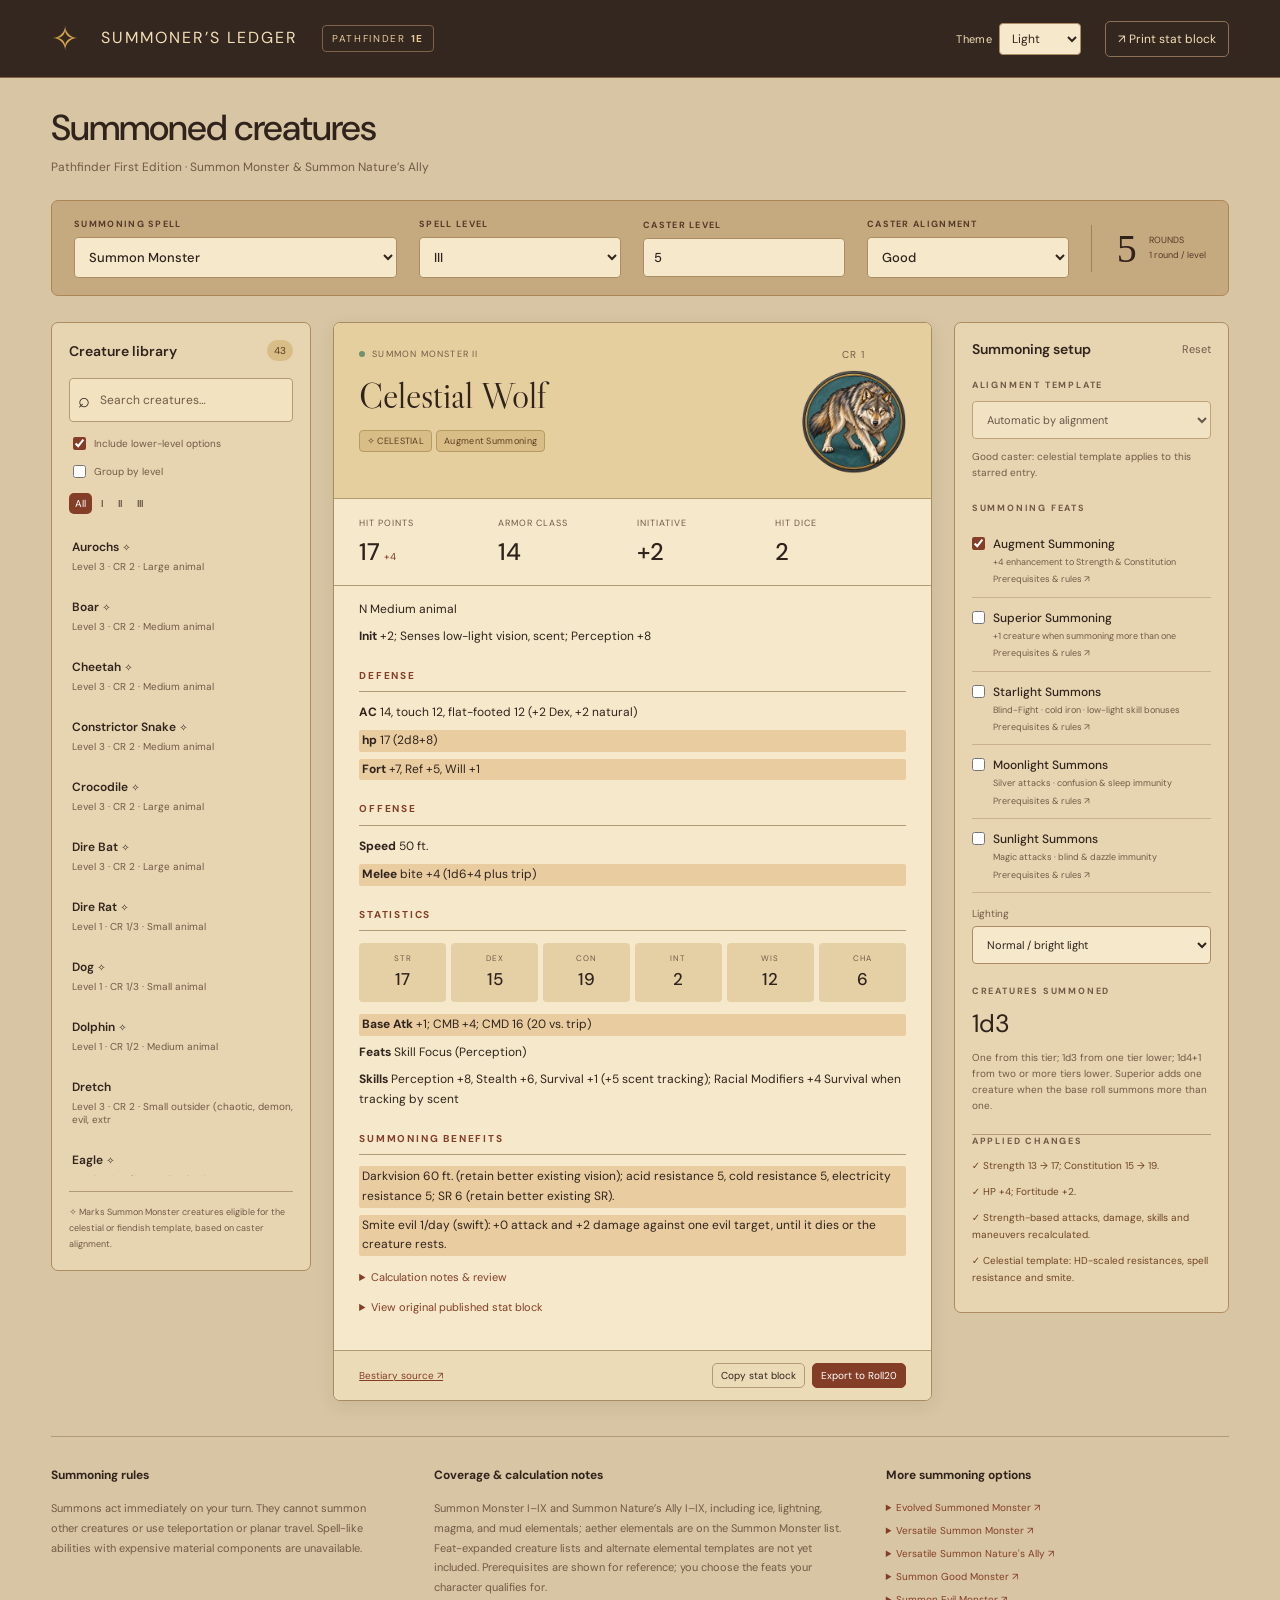
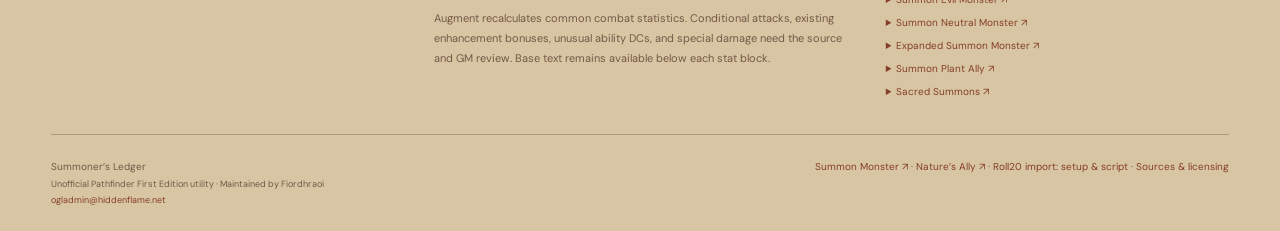
<file: index.html>
<!doctype html><html lang="en"><head><meta charset="UTF-8"><meta name="viewport" content="width=device-width,initial-scale=1"><title>Summoner’s Ledger · PF1E</title><script src="theme.js"></script><link rel="stylesheet" href="style.css"><link rel="stylesheet" href="theme.css"></head><body><header><a class="brand" href="#"><span class="sigil">✧</span> SUMMONER’S <b>LEDGER</b></a><span class="edition">PATHFINDER <b>1E</b></span><button onclick="window.print()">↗ Print stat block</button></header><main><div class="intro"><div><h1>Summoned creatures</h1><p>Pathfinder First Edition · Summon Monster &amp; Summon Nature’s Ally</p></div></div><section class="spellbar"><label>SUMMONING SPELL<select id="family"><option value="monster">Summon Monster</option><option value="nature">Summon Nature’s Ally</option></select></label><label>SPELL LEVEL<select id="level"></select></label><label>CASTER LEVEL<input id="caster" type="number" min="1" max="40" value="5"></label><label>CASTER ALIGNMENT<select id="alignment"><option value="good">Good</option><option value="neutral">Neutral</option><option value="evil">Evil</option></select></label><div class="duration"><span id="rounds">5</span><small>ROUNDS<br>1 round / level</small></div></section><div class="workspace"><aside class="library"><div class="paneltitle"><h2>Creature library</h2><span id="count"></span></div><div class="search"><span>⌕</span><input id="search" placeholder="Search creatures…" aria-label="Search creatures"></div><label class="inline"><input id="lower" type="checkbox" checked> Include lower-level options</label><label class="inline" title="Show level dividers when All is selected"><input id="groupByLevel" type="checkbox"> Group by level</label><div class="tiernav" id="tiernav"></div><div id="creatures"></div><div class="libraryfoot"><span aria-hidden="true">✧</span> Marks Summon Monster creatures eligible for the celestial or fiendish template, based on caster alignment.</div></aside><article class="statcard"><div id="sheet"></div></article><aside class="config"><div class="paneltitle"><h2>Summoning setup</h2><button id="reset">Reset</button></div><div class="sectionlabel">ALIGNMENT TEMPLATE</div><select id="template"><option value="auto">Automatic by alignment</option><option value="celestial">Celestial (neutral choice)</option><option value="fiendish">Fiendish (neutral choice)</option></select><p class="hint" id="templatehint"></p><div class="sectionlabel">SUMMONING FEATS</div><div id="feats"></div><label class="lighting">Lighting<select id="lighting"><option value="normal">Normal / bright light</option><option value="dim">Dim light / darkness</option></select></label><div class="sectionlabel">CREATURES SUMMONED</div><div class="quantity"><span id="quantity"></span></div><p class="hint">One from this tier; 1d3 from one tier lower; 1d4+1 from two or more tiers lower. Superior adds one creature when the base roll summons more than one.</p><div class="audit"><div class="sectionlabel">APPLIED CHANGES</div><div id="changes"></div></div></aside></div><section class="reference"><div><h3>Summoning rules</h3><p>Summons act immediately on your turn. They cannot summon other creatures or use teleportation or planar travel. Spell-like abilities with expensive material components are unavailable.</p></div><div><h3>Coverage & calculation notes</h3><p>Summon Monster I–IX and Summon Nature’s Ally I–IX, including ice, lightning, magma, and mud elementals; aether elementals are on the Summon Monster list. Feat-expanded creature lists and alternate elemental templates are not yet included. Prerequisites are shown for reference; you choose the feats your character qualifies for.</p><p>Augment recalculates common combat statistics. Conditional attacks, existing enhancement bonuses, unusual ability DCs, and special damage need the source and GM review. Base text remains available below each stat block.</p></div><div><h3>More summoning options</h3><div id="otherfeats"></div></div></section><footer><span>Summoner’s Ledger <small>Unofficial Pathfinder First Edition utility · Maintained by Fiordhraoi<br><a href="mailto:ogladmin@hiddenflame.net">ogladmin@hiddenflame.net</a></small></span><span><a href="https://pathfinder.d20srd.org/coreRulebook/spells/summonMonster.html" target="_blank" rel="noopener">Summon Monster ↗</a> · <a href="https://pathfinder.d20srd.org/coreRulebook/spells/summonNatureSAlly.html" target="_blank" rel="noopener">Nature’s Ally ↗</a> · <a href="roll20.html">Roll20 import: setup &amp; script</a> · <a href="license.html">Sources &amp; licensing</a></span></footer></main><script src="data.js"></script><script src="rules.js"></script><script src="license-info.js"></script><script src="roll20-format.js"></script><script src="tokens.js"></script><script src="app.js?v=2f382bdea8b6"></script><script src="roll20-ui.js"></script></body></html>
</file>
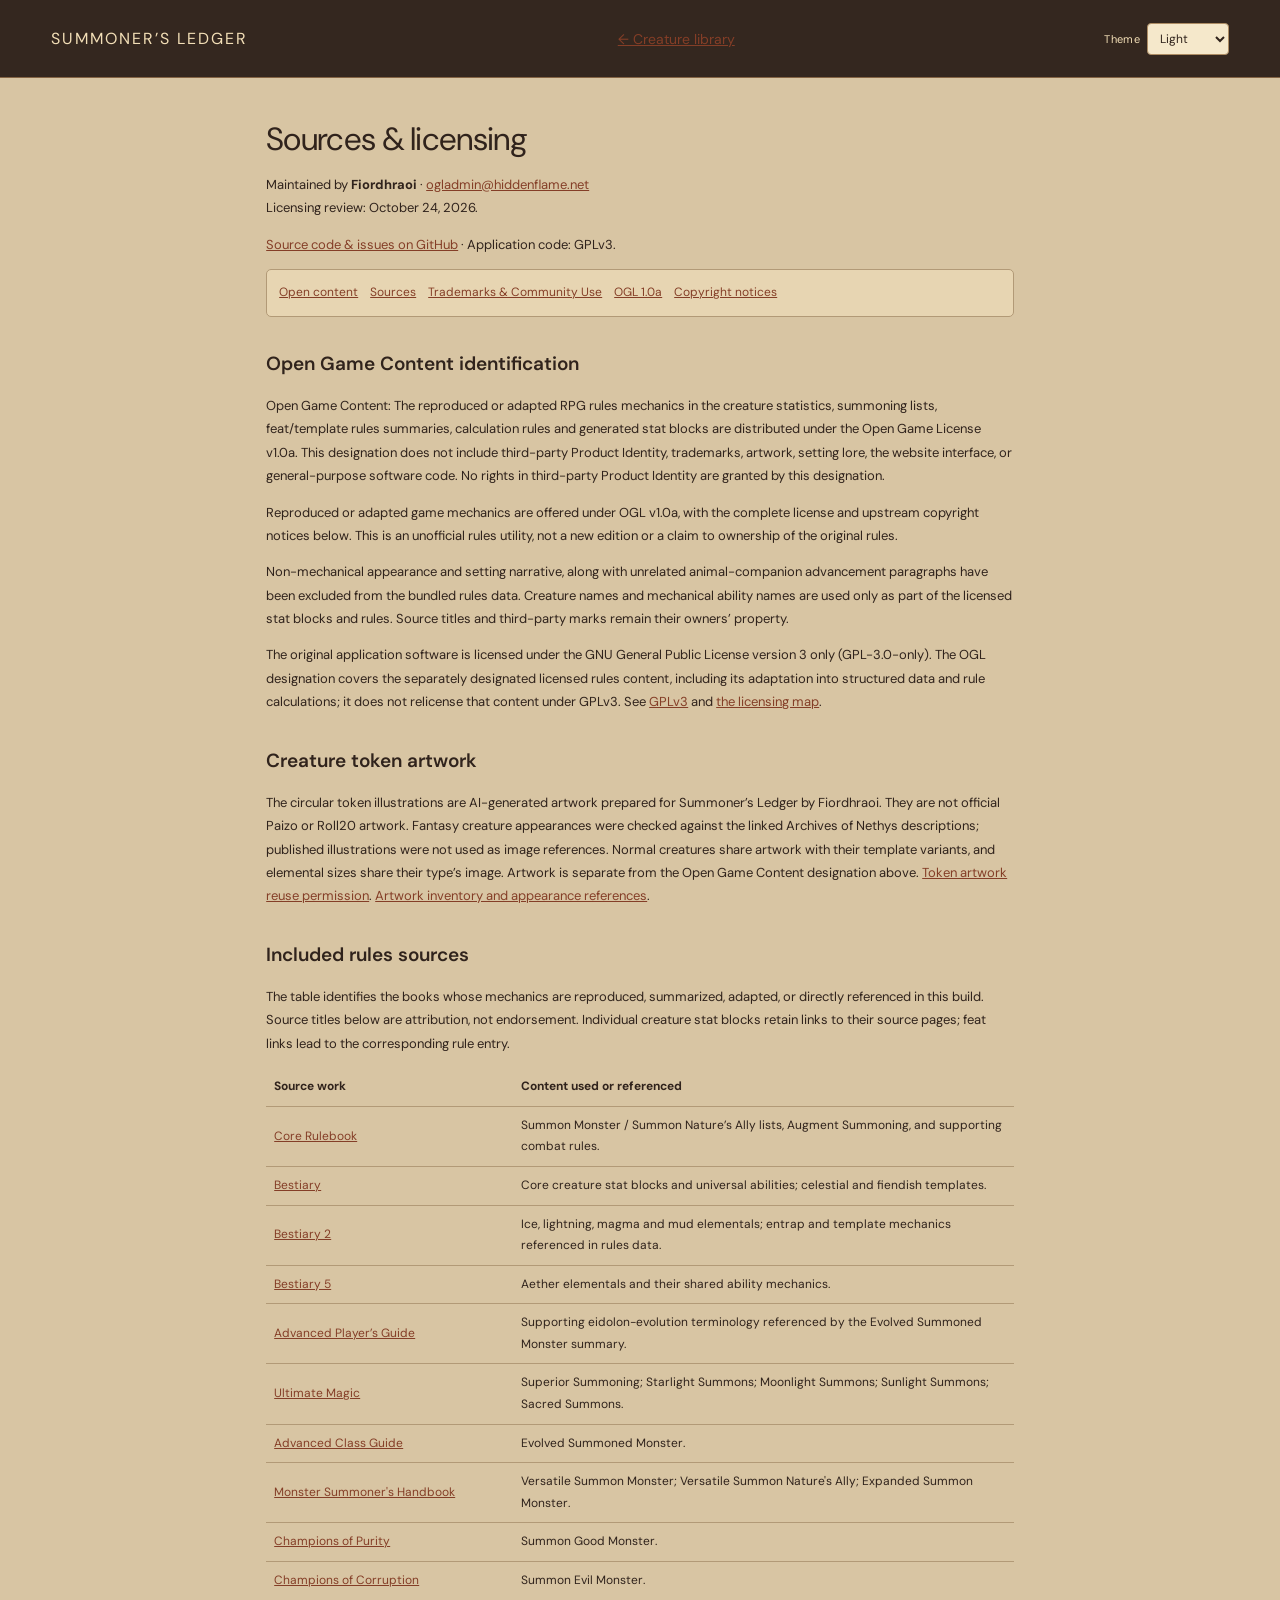
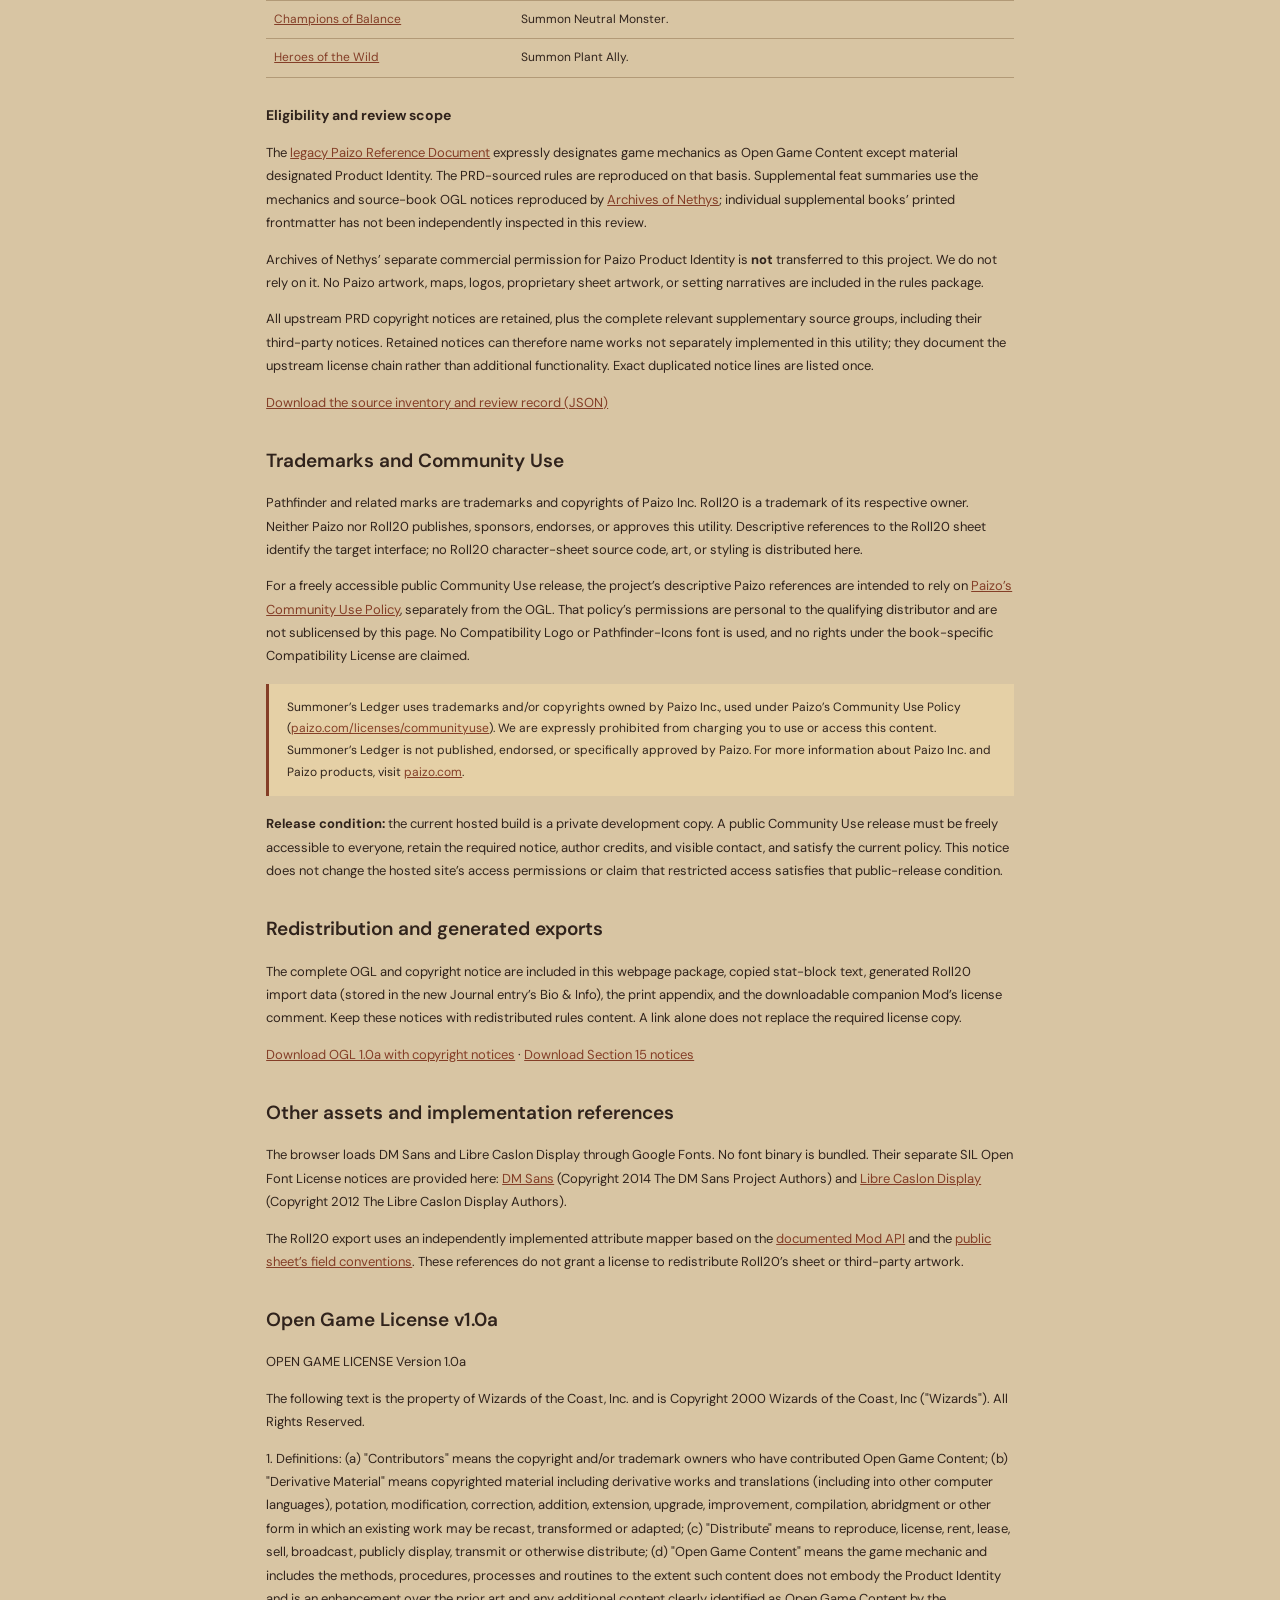
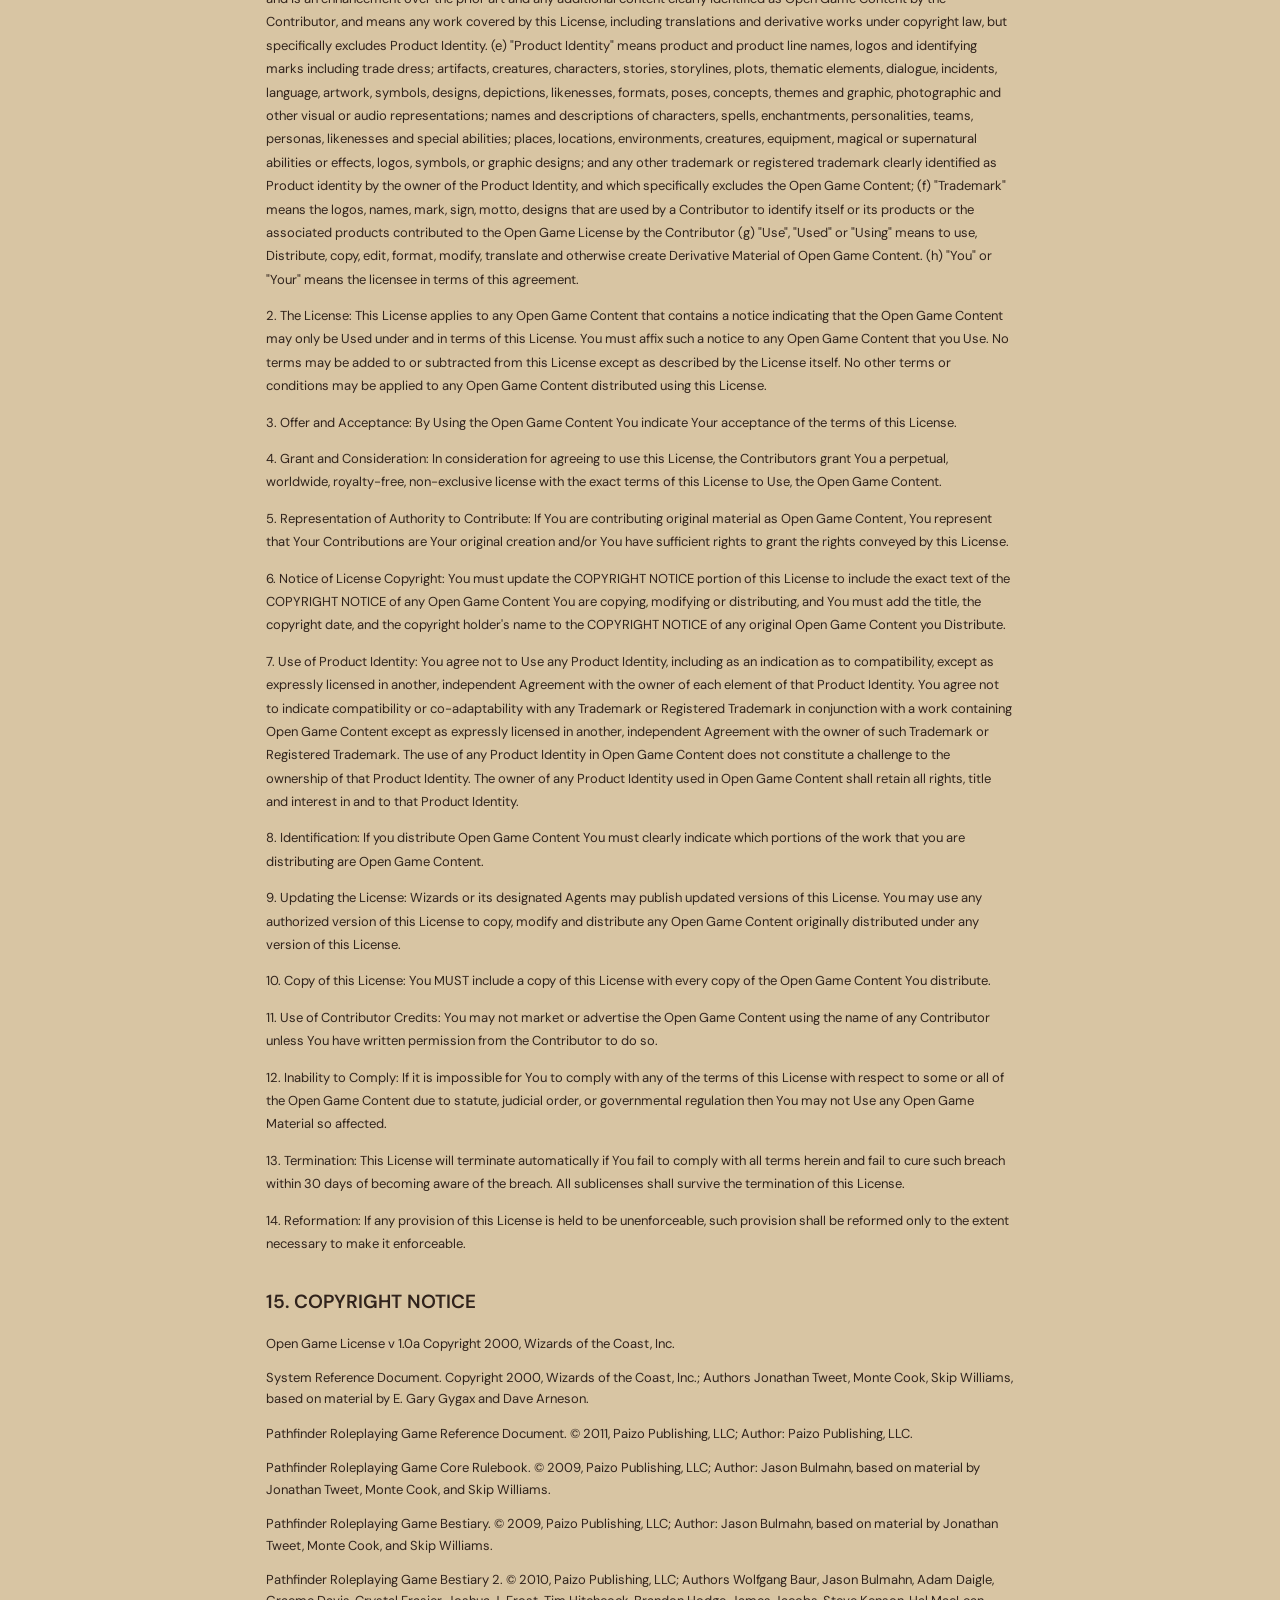
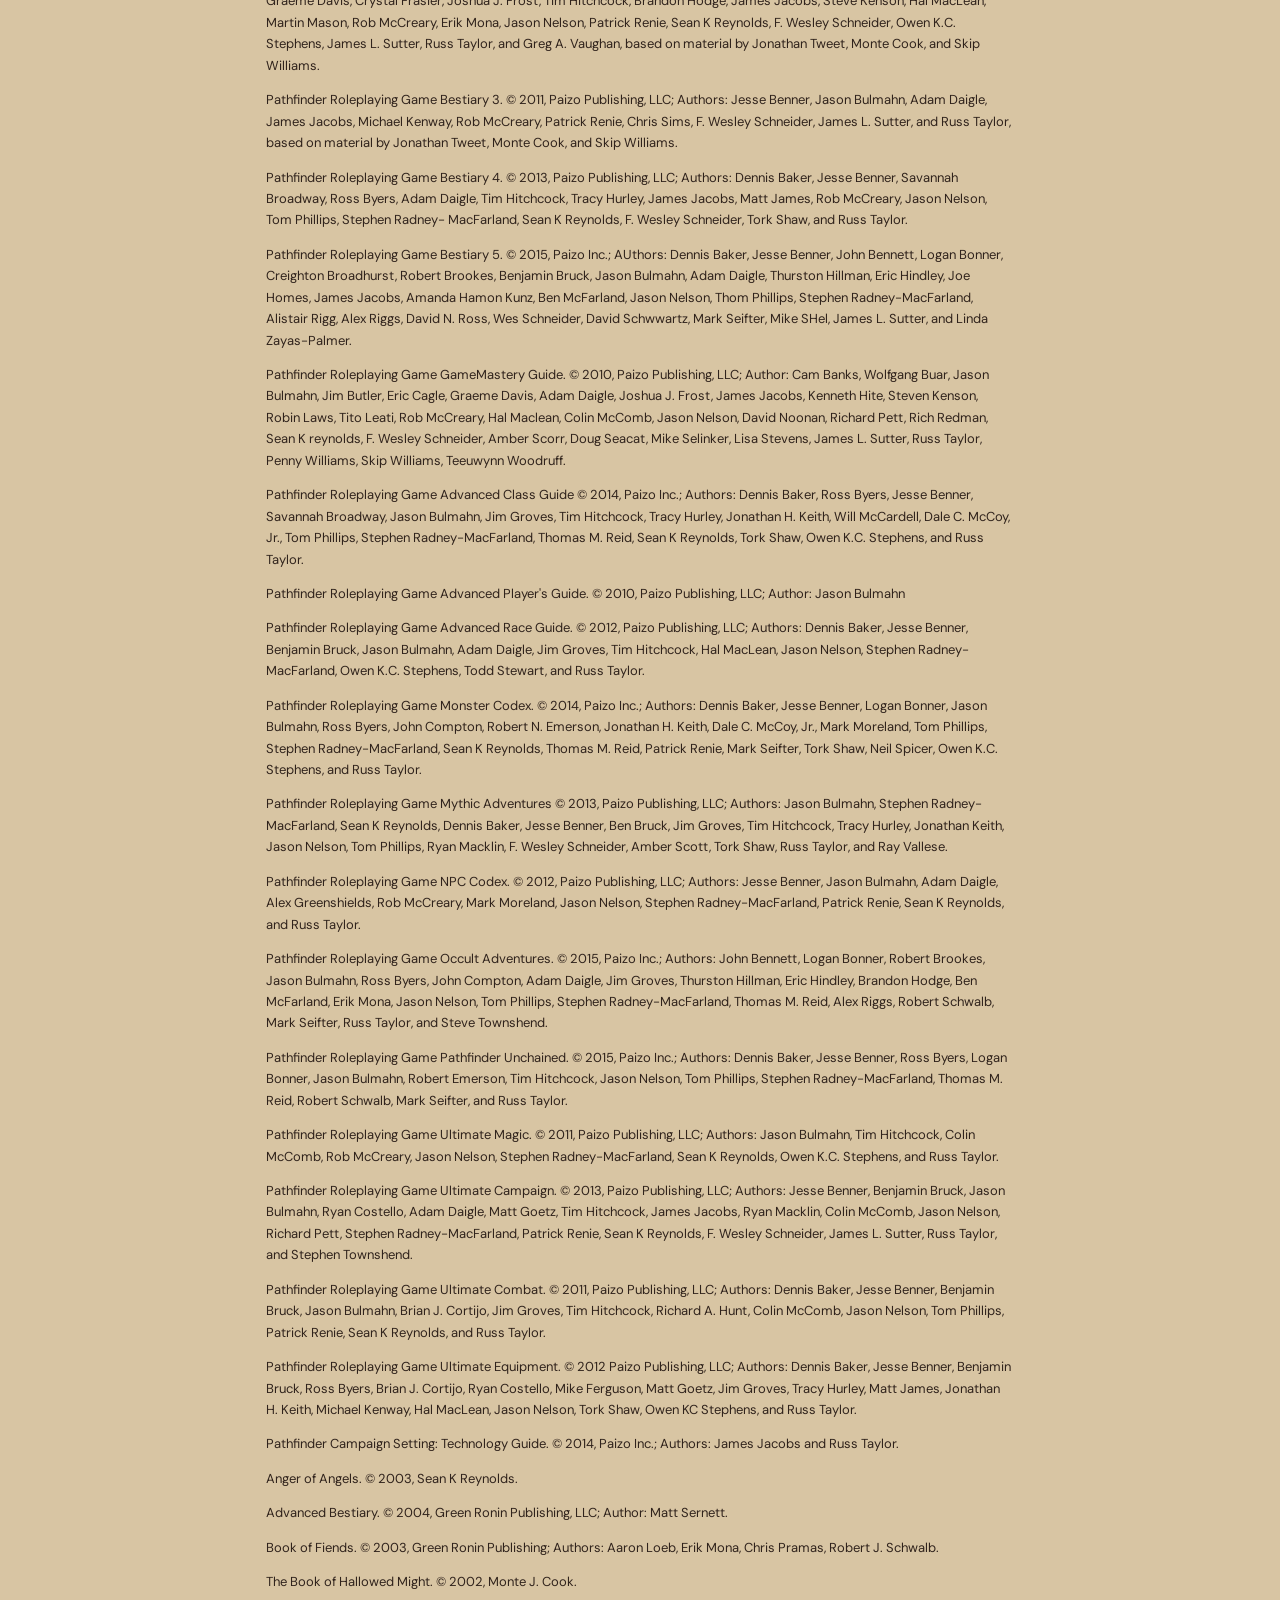
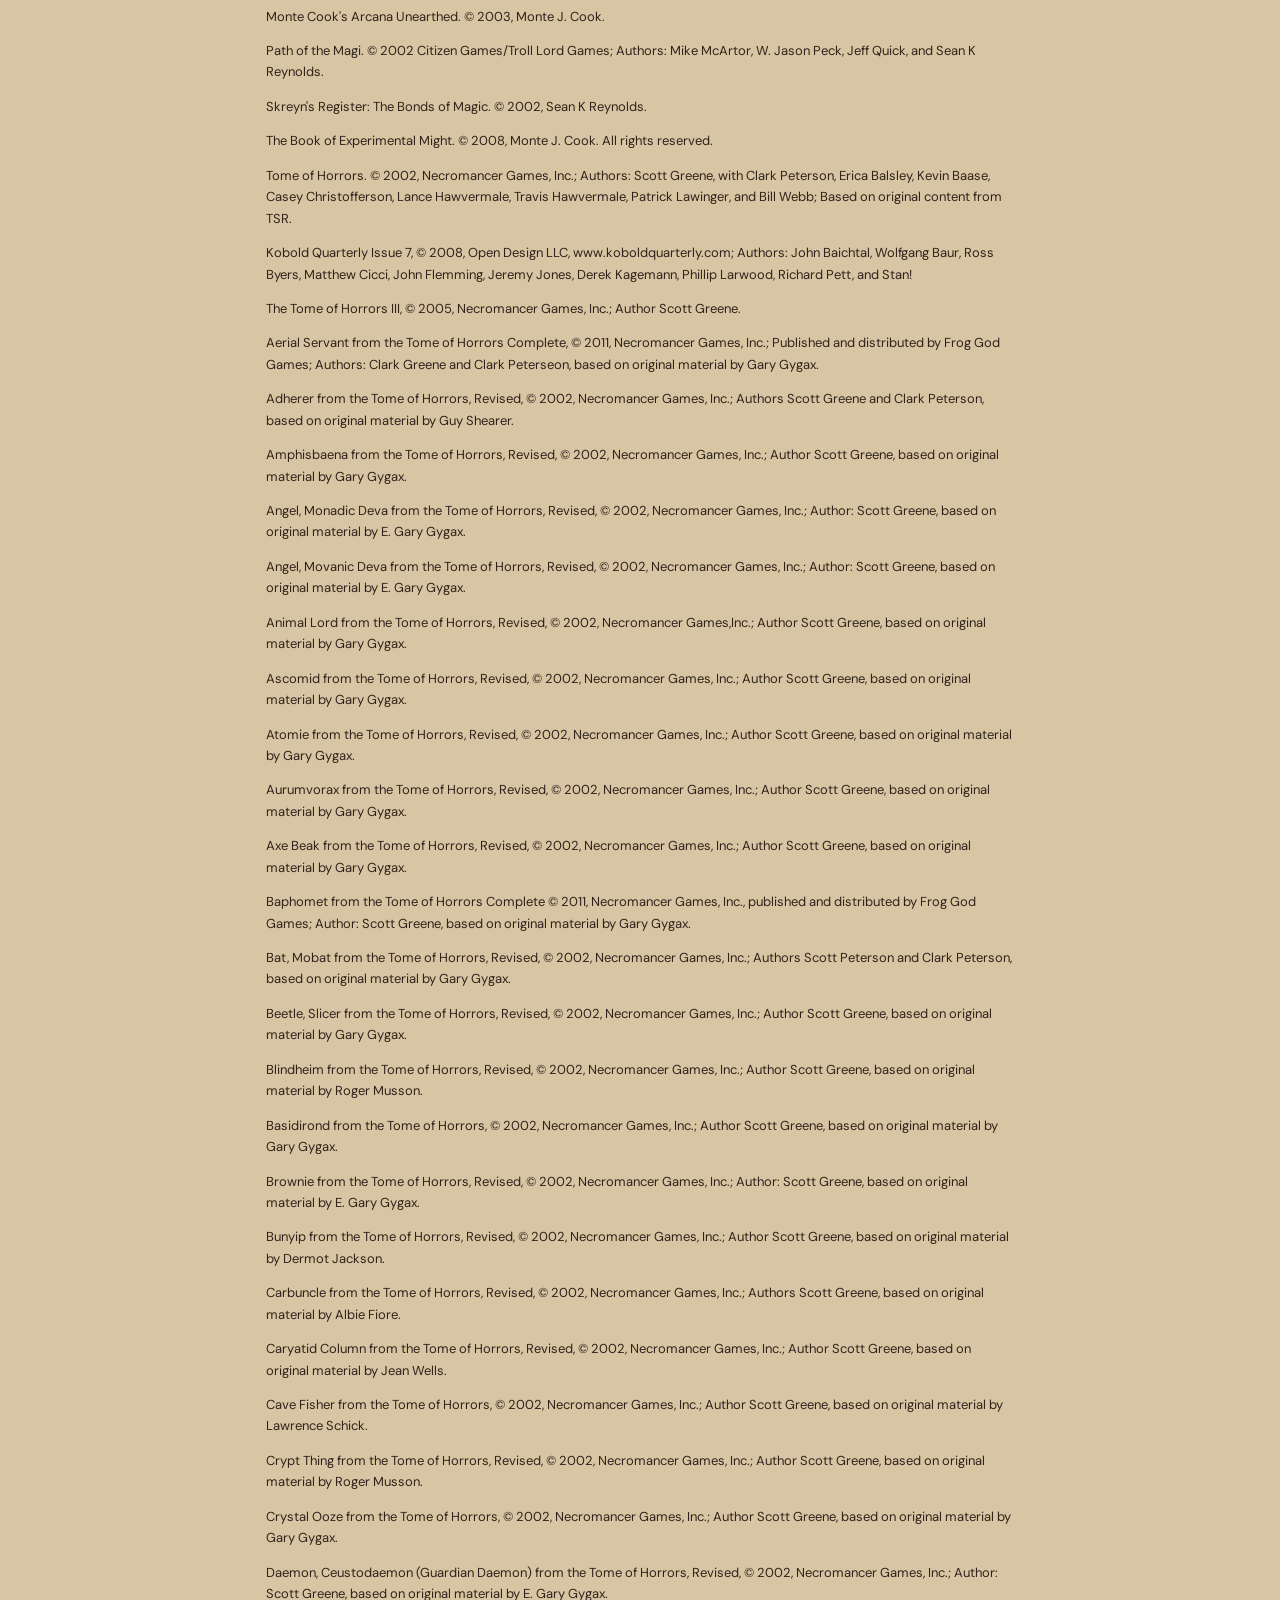
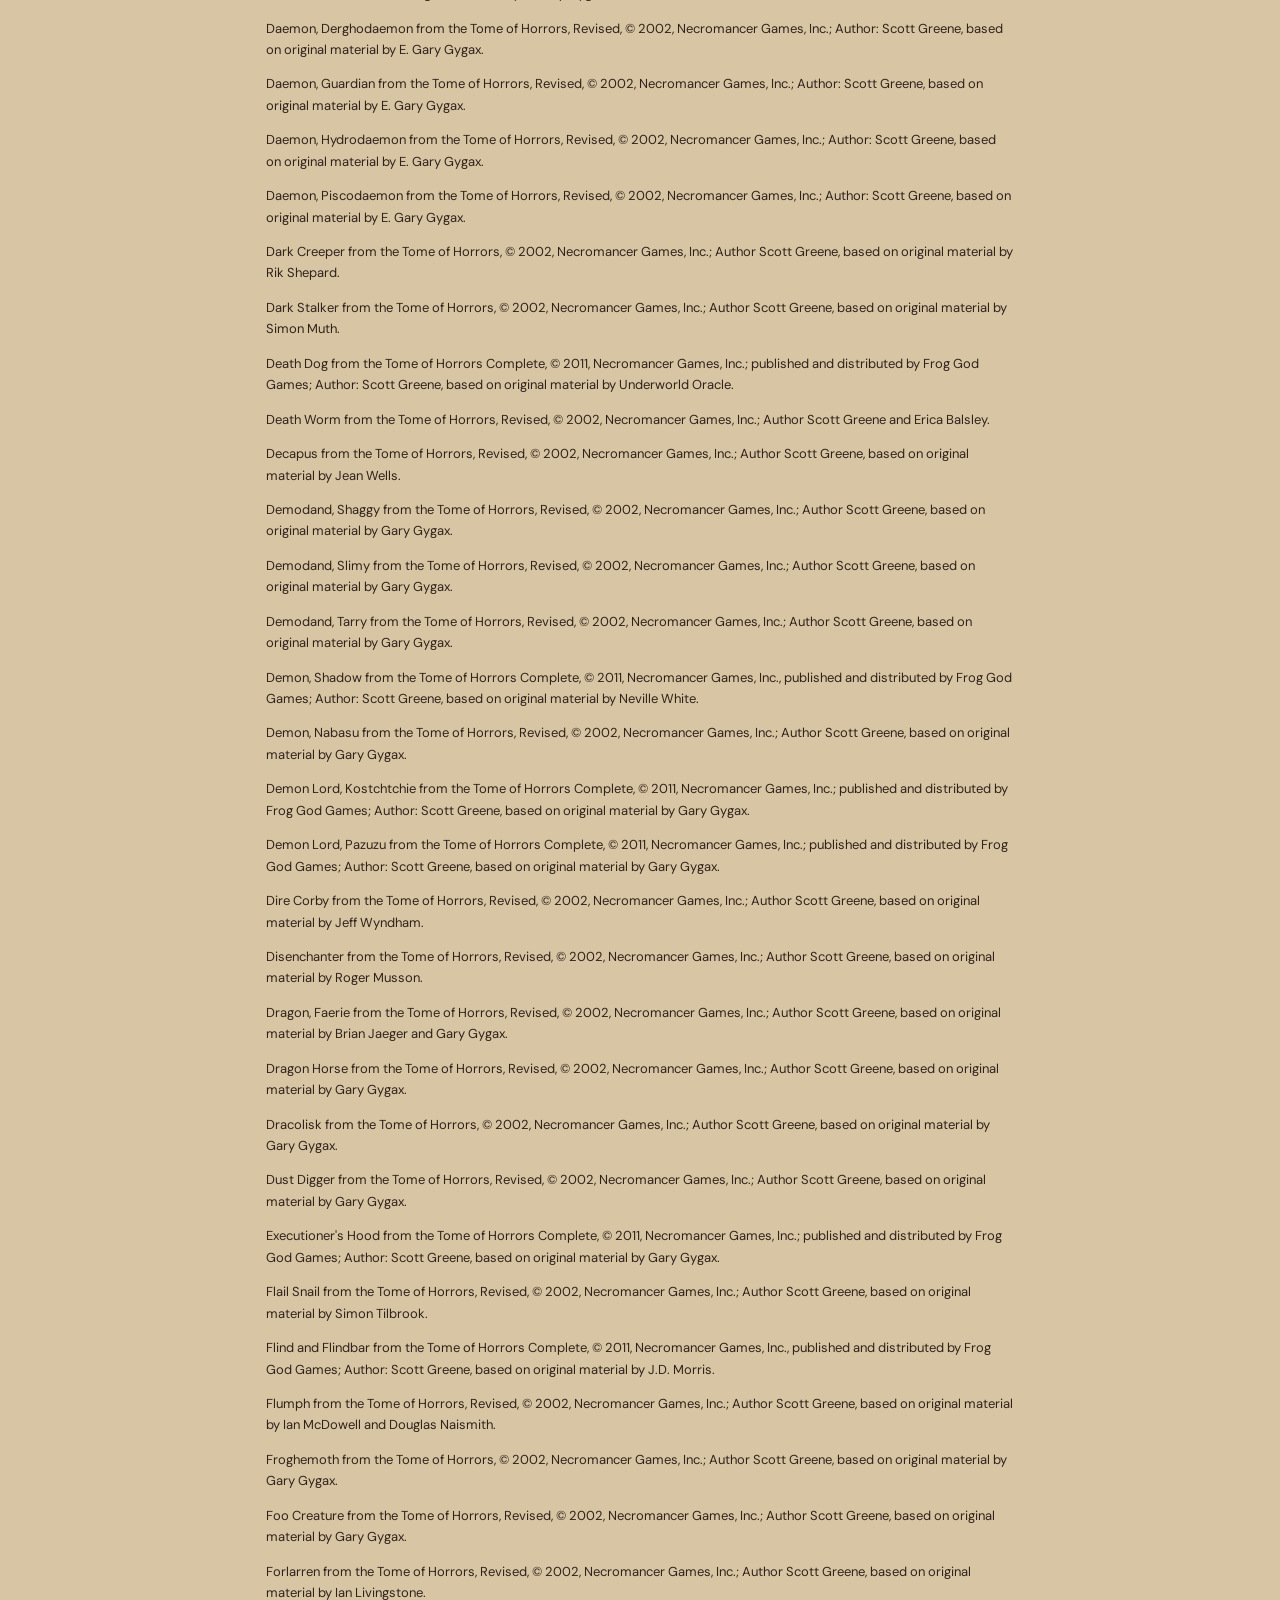
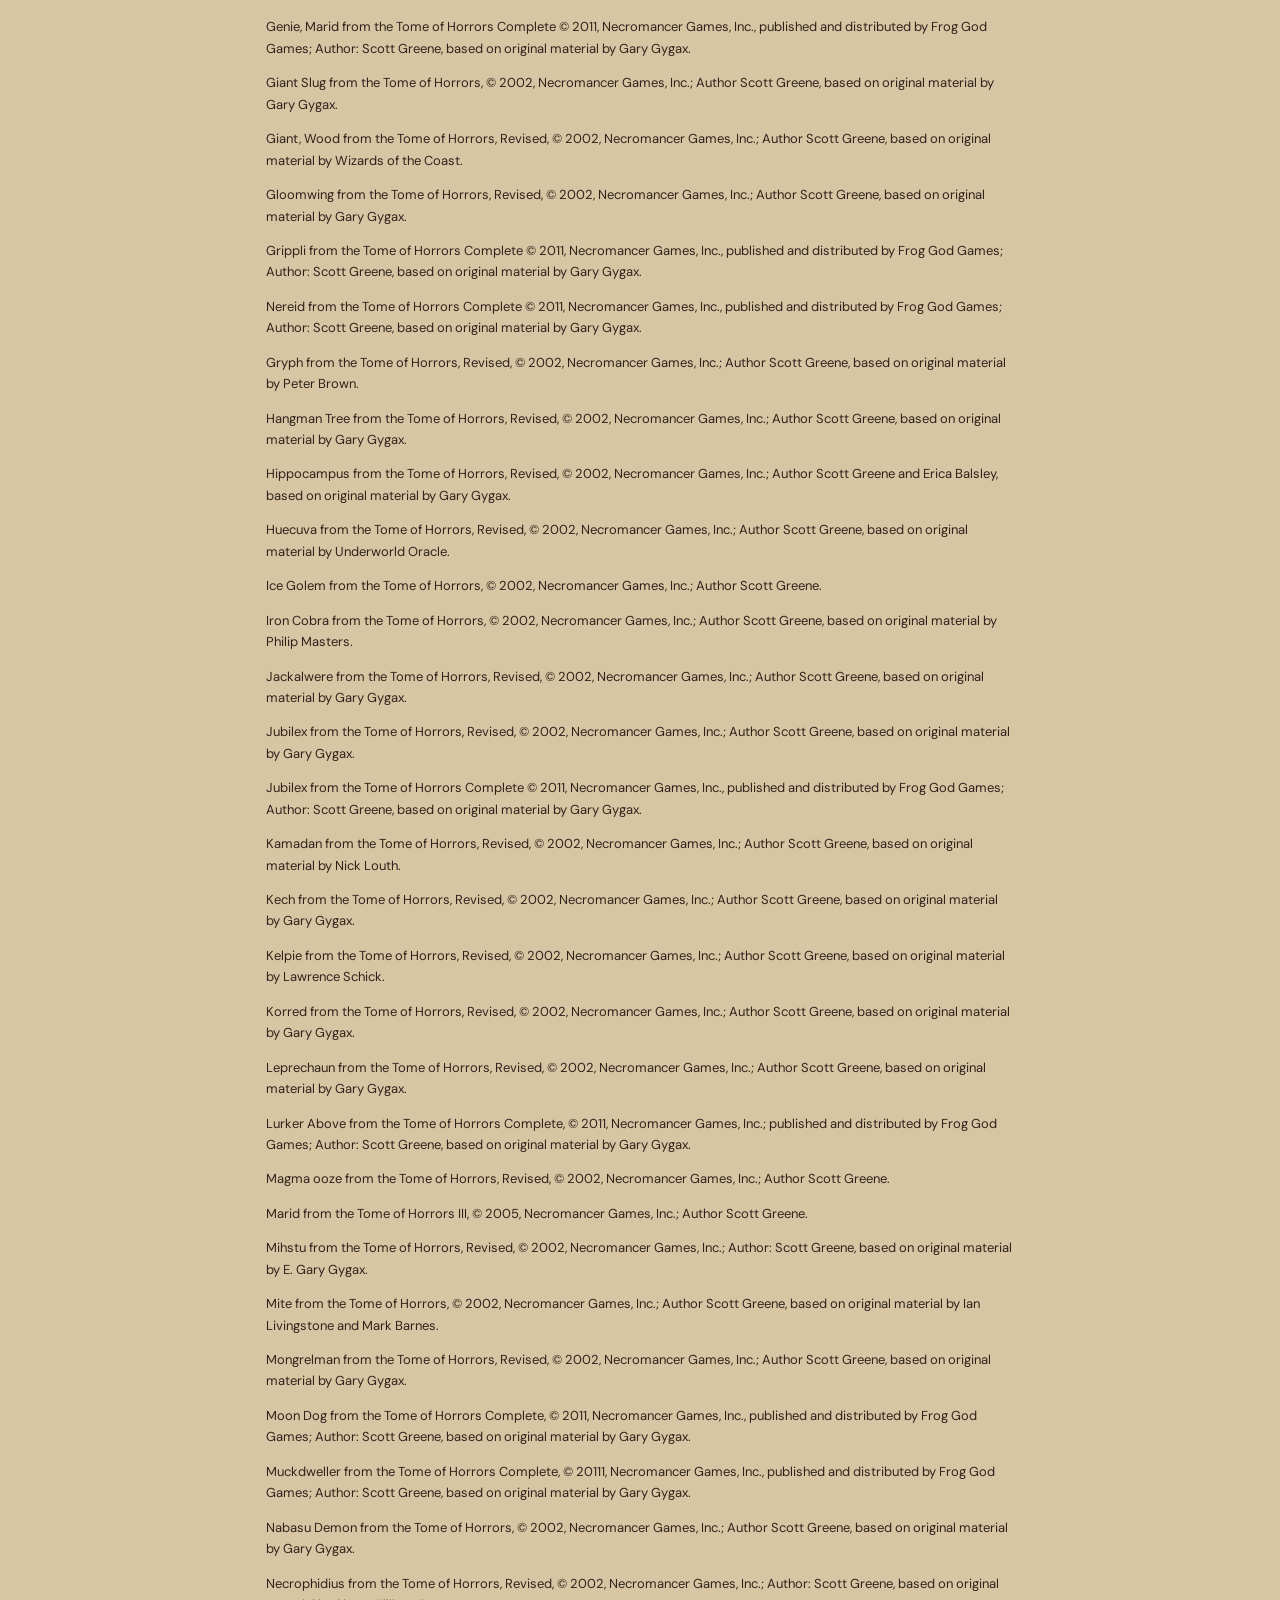
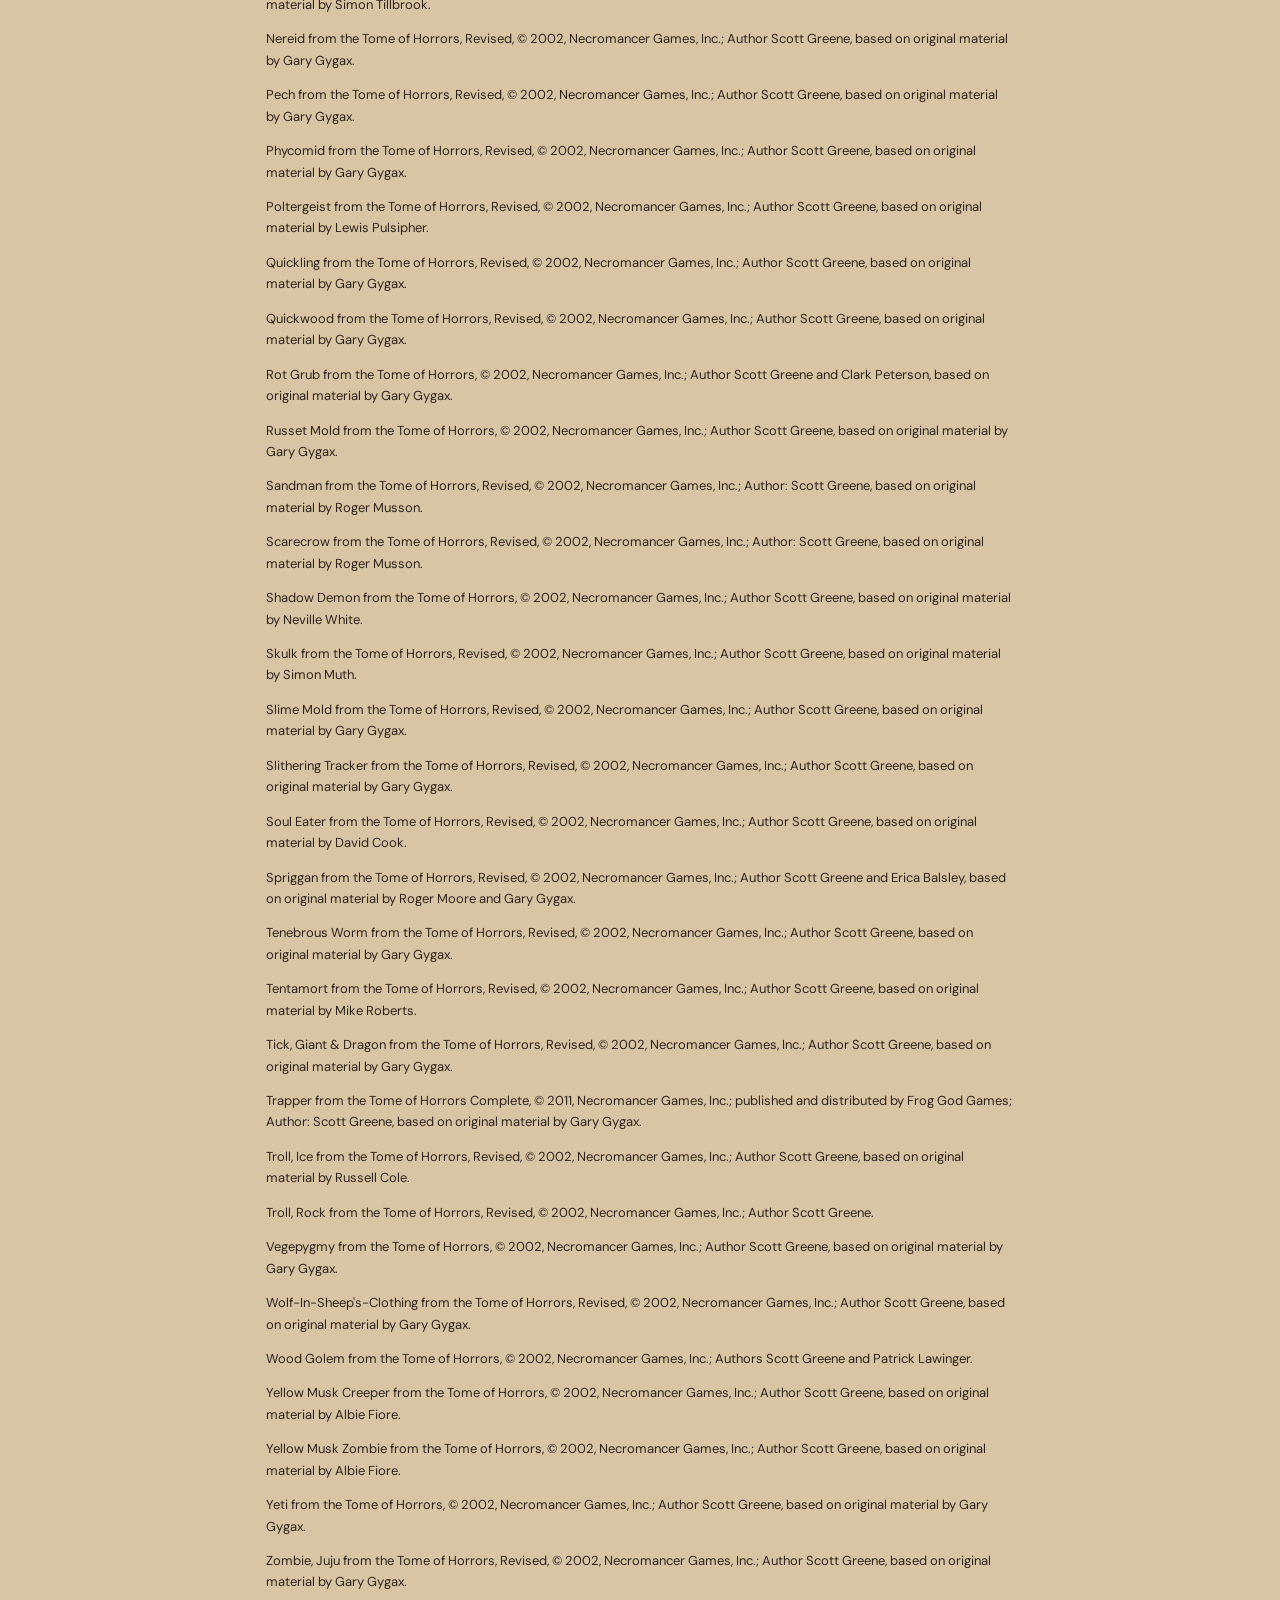
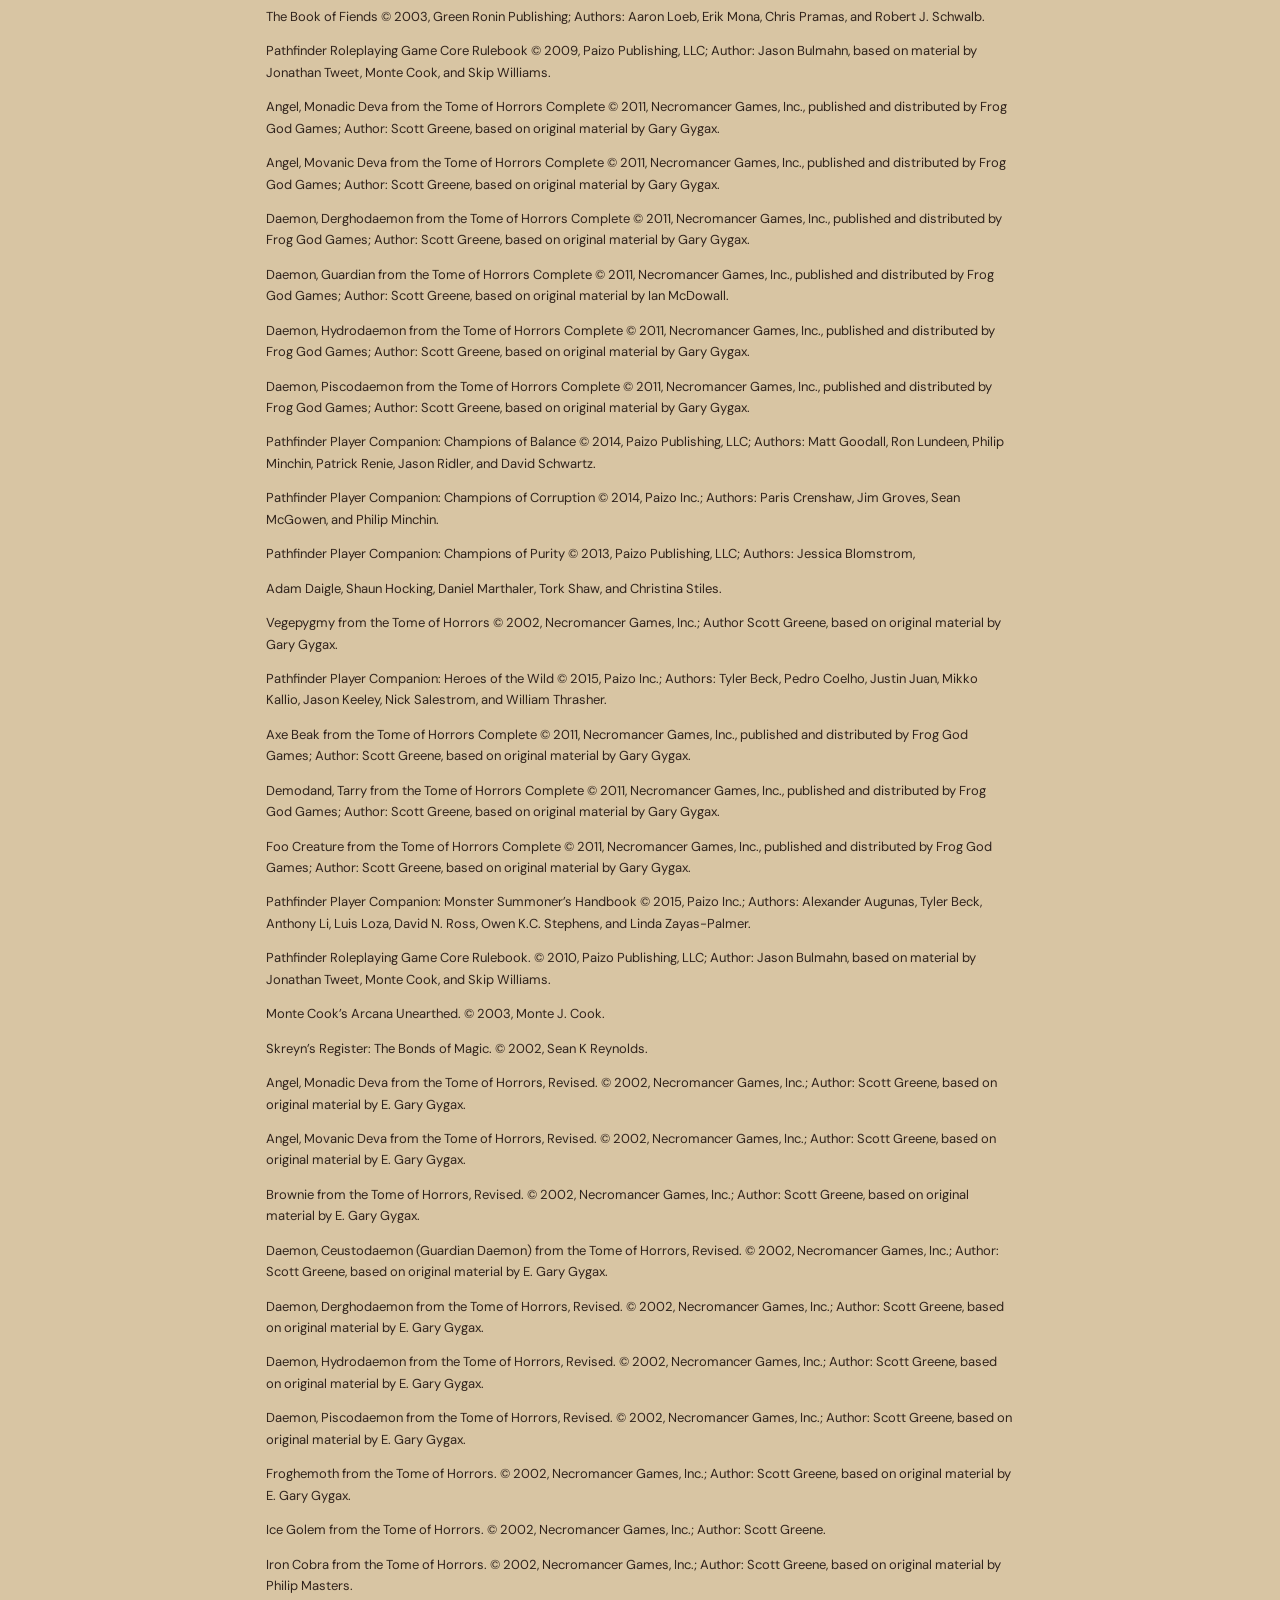
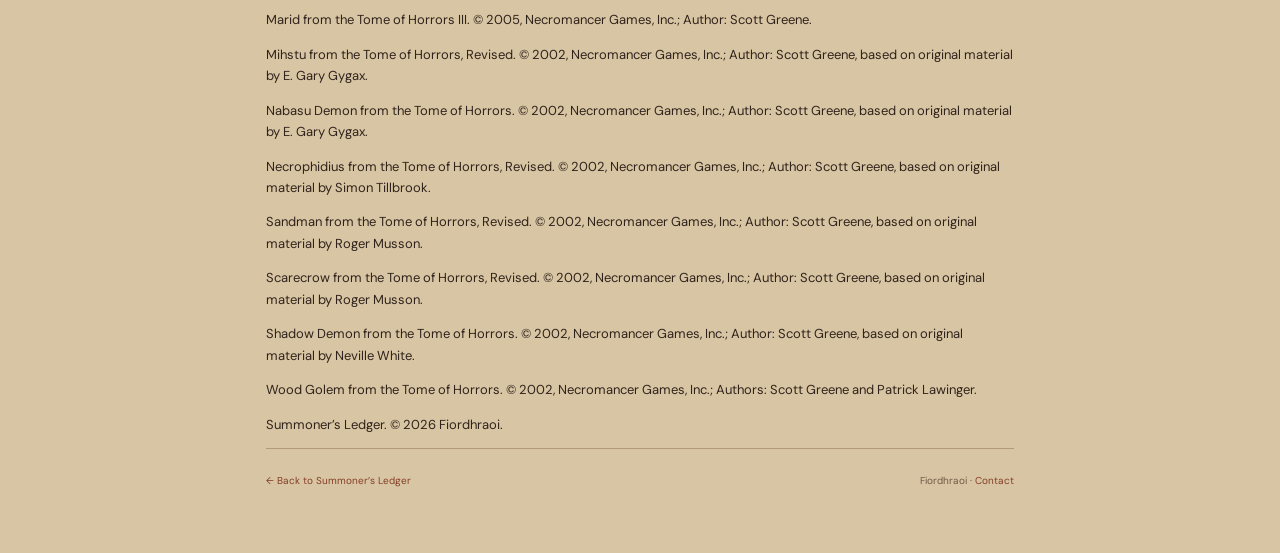
<file: license.html>
<!doctype html><html lang="en"><head><meta charset="utf-8"><meta name="viewport" content="width=device-width,initial-scale=1"><title>Sources &amp; licensing · Summoner’s Ledger</title><script src="theme.js"></script><link rel="stylesheet" href="style.css"><link rel="stylesheet" href="theme.css"></head><body><header><a class="brand" href="index.html">SUMMONER’S <b>LEDGER</b></a><a style="margin-left:auto" href="index.html">← Creature library</a></header><main class="guide licensing"><h1>Sources &amp; licensing</h1><p>Maintained by <b>Fiordhraoi</b> · <a href="mailto:ogladmin@hiddenflame.net">ogladmin@hiddenflame.net</a><br>Licensing review: October 24, 2026.</p><p><a href="https://github.com/Fiordhraoi/summoners-ledger">Source code &amp; issues on GitHub</a> · Application code: GPLv3.</p><nav class="license-nav" aria-label="Licensing sections"><a href="#content">Open content</a><a href="#sources">Sources</a><a href="#branding">Trademarks &amp; Community Use</a><a href="#ogl">OGL 1.0a</a><a href="#copyright">Copyright notices</a></nav><h2 id="content">Open Game Content identification</h2><p>Open Game Content: The reproduced or adapted RPG rules mechanics in the creature statistics, summoning lists, feat/template rules summaries, calculation rules and generated stat blocks are distributed under the Open Game License v1.0a. This designation does not include third-party Product Identity, trademarks, artwork, setting lore, the website interface, or general-purpose software code. No rights in third-party Product Identity are granted by this designation.</p><p>Reproduced or adapted game mechanics are offered under OGL v1.0a, with the complete license and upstream copyright notices below. This is an unofficial rules utility, not a new edition or a claim to ownership of the original rules.</p><p>Non-mechanical appearance and setting narrative, along with unrelated animal-companion advancement paragraphs have been excluded from the bundled rules data. Creature names and mechanical ability names are used only as part of the licensed stat blocks and rules. Source titles and third-party marks remain their owners’ property.</p><p>The original application software is licensed under the GNU General Public License version 3 only (GPL-3.0-only). The OGL designation covers the separately designated licensed rules content, including its adaptation into structured data and rule calculations; it does not relicense that content under GPLv3. See <a href="LICENSE">GPLv3</a> and <a href="LICENSING.md">the licensing map</a>.</p><h2 id="artwork">Creature token artwork</h2><p>The circular token illustrations are AI-generated artwork prepared for Summoner’s Ledger by Fiordhraoi. They are not official Paizo or Roll20 artwork. Fantasy creature appearances were checked against the linked Archives of Nethys descriptions; published illustrations were not used as image references. Normal creatures share artwork with their template variants, and elemental sizes share their type’s image. Artwork is separate from the Open Game Content designation above. <a href="TOKEN-ART-PERMISSION.txt">Token artwork reuse permission</a>. <a href="tokens/manifest.json">Artwork inventory and appearance references</a>.</p><h2 id="sources">Included rules sources</h2><p>The table identifies the books whose mechanics are reproduced, summarized, adapted, or directly referenced in this build. Source titles below are attribution, not endorsement. Individual creature stat blocks retain links to their source pages; feat links lead to the corresponding rule entry.</p><table><thead><tr><th>Source work</th><th>Content used or referenced</th></tr></thead><tbody><tr><td><a href="https://legacy.aonprd.com/coreRulebook/spells/summonMonster.html" target="_blank" rel="noopener">Core Rulebook</a></td><td>Summon Monster / Summon Nature’s Ally lists, Augment Summoning, and supporting combat rules.</td></tr><tr><td><a href="https://legacy.aonprd.com/bestiary/monsterAdvancement.html" target="_blank" rel="noopener">Bestiary</a></td><td>Core creature stat blocks and universal abilities; celestial and fiendish templates.</td></tr><tr><td><a href="https://legacy.aonprd.com/bestiary2/elemental.html" target="_blank" rel="noopener">Bestiary 2</a></td><td>Ice, lightning, magma and mud elementals; entrap and template mechanics referenced in rules data.</td></tr><tr><td><a href="https://legacy.aonprd.com/bestiary5/elementals.html" target="_blank" rel="noopener">Bestiary 5</a></td><td>Aether elementals and their shared ability mechanics.</td></tr><tr><td><a href="https://legacy.aonprd.com/advancedPlayersGuide/baseClasses/summoner.html" target="_blank" rel="noopener">Advanced Player’s Guide</a></td><td>Supporting eidolon-evolution terminology referenced by the Evolved Summoned Monster summary.</td></tr><tr><td><a href="https://aonprd.com/FeatDisplay.aspx?ItemName=Starlight+Summons" target="_blank" rel="noopener">Ultimate Magic</a></td><td>Superior Summoning; Starlight Summons; Moonlight Summons; Sunlight Summons; Sacred Summons.</td></tr><tr><td><a href="https://aonprd.com/FeatDisplay.aspx?ItemName=Evolved+Summoned+Monster" target="_blank" rel="noopener">Advanced Class Guide</a></td><td>Evolved Summoned Monster.</td></tr><tr><td><a href="https://aonprd.com/FeatDisplay.aspx?ItemName=Versatile+Summon+Monster" target="_blank" rel="noopener">Monster Summoner&#x27;s Handbook</a></td><td>Versatile Summon Monster; Versatile Summon Nature&#x27;s Ally; Expanded Summon Monster.</td></tr><tr><td><a href="https://aonprd.com/FeatDisplay.aspx?ItemName=Summon+Good+Monster" target="_blank" rel="noopener">Champions of Purity</a></td><td>Summon Good Monster.</td></tr><tr><td><a href="https://aonprd.com/FeatDisplay.aspx?ItemName=Summon+Evil+Monster" target="_blank" rel="noopener">Champions of Corruption</a></td><td>Summon Evil Monster.</td></tr><tr><td><a href="https://aonprd.com/FeatDisplay.aspx?ItemName=Summon+Neutral+Monster" target="_blank" rel="noopener">Champions of Balance</a></td><td>Summon Neutral Monster.</td></tr><tr><td><a href="https://aonprd.com/FeatDisplay.aspx?ItemName=Summon+Plant+Ally" target="_blank" rel="noopener">Heroes of the Wild</a></td><td>Summon Plant Ally.</td></tr></tbody></table><h3>Eligibility and review scope</h3><p>The <a href="https://legacy.aonprd.com/openGameLicense.html" target="_blank" rel="noopener">legacy Paizo Reference Document</a> expressly designates game mechanics as Open Game Content except material designated Product Identity. The PRD-sourced rules are reproduced on that basis. Supplemental feat summaries use the mechanics and source-book OGL notices reproduced by <a href="https://www.aonprd.com/Licenses.aspx" target="_blank" rel="noopener">Archives of Nethys</a>; individual supplemental books’ printed frontmatter has not been independently inspected in this review.</p><p>Archives of Nethys’ separate commercial permission for Paizo Product Identity is <b>not</b> transferred to this project. We do not rely on it. No Paizo artwork, maps, logos, proprietary sheet artwork, or setting narratives are included in the rules package.</p><p>All upstream PRD copyright notices are retained, plus the complete relevant supplementary source groups, including their third-party notices. Retained notices can therefore name works not separately implemented in this utility; they document the upstream license chain rather than additional functionality. Exact duplicated notice lines are listed once.</p><p><a href="sources.json" download>Download the source inventory and review record (JSON)</a></p><h2 id="branding">Trademarks and Community Use</h2><p>Pathfinder and related marks are trademarks and copyrights of Paizo Inc. Roll20 is a trademark of its respective owner. Neither Paizo nor Roll20 publishes, sponsors, endorses, or approves this utility. Descriptive references to the Roll20 sheet identify the target interface; no Roll20 character-sheet source code, art, or styling is distributed here.</p><p>For a freely accessible public Community Use release, the project’s descriptive Paizo references are intended to rely on <a href="https://paizo.com/licenses/communityuse" target="_blank" rel="noopener">Paizo’s Community Use Policy</a>, separately from the OGL. That policy’s permissions are personal to the qualifying distributor and are not sublicensed by this page. No Compatibility Logo or Pathfinder-Icons font is used, and no rights under the book-specific Compatibility License are claimed.</p><blockquote>Summoner’s Ledger uses trademarks and/or copyrights owned by Paizo Inc., used under Paizo’s Community Use Policy (<a href="https://paizo.com/licenses/communityuse">paizo.com/licenses/communityuse</a>). We are expressly prohibited from charging you to use or access this content. Summoner’s Ledger is not published, endorsed, or specifically approved by Paizo. For more information about Paizo Inc. and Paizo products, visit <a href="https://paizo.com">paizo.com</a>.</blockquote><p><b>Release condition:</b> the current hosted build is a private development copy. A public Community Use release must be freely accessible to everyone, retain the required notice, author credits, and visible contact, and satisfy the current policy. This notice does not change the hosted site’s access permissions or claim that restricted access satisfies that public-release condition.</p><h2>Redistribution and generated exports</h2><p>The complete OGL and copyright notice are included in this webpage package, copied stat-block text, generated Roll20 import data (stored in the new Journal entry’s Bio &amp; Info), the print appendix, and the downloadable companion Mod’s license comment. Keep these notices with redistributed rules content. A link alone does not replace the required license copy.</p><p><a href="OGL-1.0a.txt" download>Download OGL 1.0a with copyright notices</a> · <a href="COPYRIGHT-NOTICES.txt" download>Download Section 15 notices</a></p><h2>Other assets and implementation references</h2><p>The browser loads DM Sans and Libre Caslon Display through Google Fonts. No font binary is bundled. Their separate SIL Open Font License notices are provided here: <a href="DM-Sans-OFL.txt">DM Sans</a> (Copyright 2014 The DM Sans Project Authors) and <a href="Libre-Caslon-Display-OFL.txt">Libre Caslon Display</a> (Copyright 2012 The Libre Caslon Display Authors).</p><p>The Roll20 export uses an independently implemented attribute mapper based on the <a href="https://help.roll20.net/hc/en-us/articles/360037772833-Mod-Scripts-Function-Documentation">documented Mod API</a> and the <a href="https://github.com/Roll20/roll20-character-sheets/tree/master/Pathfinder%20by%20Roll20">public sheet’s field conventions</a>. These references do not grant a license to redistribute Roll20’s sheet or third-party artwork.</p><h2 id="ogl">Open Game License v1.0a</h2><p>OPEN GAME LICENSE Version 1.0a</p><p>The following text is the property of Wizards of the Coast, Inc. and is Copyright 2000 Wizards of the Coast, Inc (&quot;Wizards&quot;). All Rights Reserved.</p><p>1. Definitions: (a) &quot;Contributors&quot; means the copyright and/or trademark owners who have contributed Open Game Content; (b) &quot;Derivative Material&quot; means copyrighted material including derivative works and translations (including into other computer languages), potation, modification, correction, addition, extension, upgrade, improvement, compilation, abridgment or other form in which an existing work may be recast, transformed or adapted; (c) &quot;Distribute&quot; means to reproduce, license, rent, lease, sell, broadcast, publicly display, transmit or otherwise distribute; (d) &quot;Open Game Content&quot; means the game mechanic and includes the methods, procedures, processes and routines to the extent such content does not embody the Product Identity and is an enhancement over the prior art and any additional content clearly identified as Open Game Content by the Contributor, and means any work covered by this License, including translations and derivative works under copyright law, but specifically excludes Product Identity. (e) &quot;Product Identity&quot; means product and product line names, logos and identifying marks including trade dress; artifacts, creatures, characters, stories, storylines, plots, thematic elements, dialogue, incidents, language, artwork, symbols, designs, depictions, likenesses, formats, poses, concepts, themes and graphic, photographic and other visual or audio representations; names and descriptions of characters, spells, enchantments, personalities, teams, personas, likenesses and special abilities; places, locations, environments, creatures, equipment, magical or supernatural abilities or effects, logos, symbols, or graphic designs; and any other trademark or registered trademark clearly identified as Product identity by the owner of the Product Identity, and which specifically excludes the Open Game Content; (f) &quot;Trademark&quot; means the logos, names, mark, sign, motto, designs that are used by a Contributor to identify itself or its products or the associated products contributed to the Open Game License by the Contributor (g) &quot;Use&quot;, &quot;Used&quot; or &quot;Using&quot; means to use, Distribute, copy, edit, format, modify, translate and otherwise create Derivative Material of Open Game Content. (h) &quot;You&quot; or &quot;Your&quot; means the licensee in terms of this agreement.</p><p>2. The License: This License applies to any Open Game Content that contains a notice indicating that the Open Game Content may only be Used under and in terms of this License. You must affix such a notice to any Open Game Content that you Use. No terms may be added to or subtracted from this License except as described by the License itself. No other terms or conditions may be applied to any Open Game Content distributed using this License.</p><p>3. Offer and Acceptance: By Using the Open Game Content You indicate Your acceptance of the terms of this License.</p><p>4. Grant and Consideration: In consideration for agreeing to use this License, the Contributors grant You a perpetual, worldwide, royalty-free, non-exclusive license with the exact terms of this License to Use, the Open Game Content.</p><p>5. Representation of Authority to Contribute: If You are contributing original material as Open Game Content, You represent that Your Contributions are Your original creation and/or You have sufficient rights to grant the rights conveyed by this License.</p><p>6. Notice of License Copyright: You must update the COPYRIGHT NOTICE portion of this License to include the exact text of the COPYRIGHT NOTICE of any Open Game Content You are copying, modifying or distributing, and You must add the title, the copyright date, and the copyright holder&#x27;s name to the COPYRIGHT NOTICE of any original Open Game Content you Distribute.</p><p>7. Use of Product Identity: You agree not to Use any Product Identity, including as an indication as to compatibility, except as expressly licensed in another, independent Agreement with the owner of each element of that Product Identity. You agree not to indicate compatibility or co-adaptability with any Trademark or Registered Trademark in conjunction with a work containing Open Game Content except as expressly licensed in another, independent Agreement with the owner of such Trademark or Registered Trademark. The use of any Product Identity in Open Game Content does not constitute a challenge to the ownership of that Product Identity. The owner of any Product Identity used in Open Game Content shall retain all rights, title and interest in and to that Product Identity.</p><p>8. Identification: If you distribute Open Game Content You must clearly indicate which portions of the work that you are distributing are Open Game Content.</p><p>9. Updating the License: Wizards or its designated Agents may publish updated versions of this License. You may use any authorized version of this License to copy, modify and distribute any Open Game Content originally distributed under any version of this License.</p><p>10. Copy of this License: You MUST include a copy of this License with every copy of the Open Game Content You distribute.</p><p>11. Use of Contributor Credits: You may not market or advertise the Open Game Content using the name of any Contributor unless You have written permission from the Contributor to do so.</p><p>12. Inability to Comply: If it is impossible for You to comply with any of the terms of this License with respect to some or all of the Open Game Content due to statute, judicial order, or governmental regulation then You may not Use any Open Game Material so affected.</p><p>13. Termination: This License will terminate automatically if You fail to comply with all terms herein and fail to cure such breach within 30 days of becoming aware of the breach. All sublicenses shall survive the termination of this License.</p><p>14. Reformation: If any provision of this License is held to be unenforceable, such provision shall be reformed only to the extent necessary to make it enforceable.</p><h2 id="copyright">15. COPYRIGHT NOTICE</h2><div class="copyright-notices"><p>Open Game License v 1.0a Copyright 2000, Wizards of the Coast, Inc.</p><p>System Reference Document. Copyright 2000, Wizards of the Coast, Inc.; Authors Jonathan Tweet, Monte Cook, Skip Williams, based on material by E. Gary Gygax and Dave Arneson.</p><p>Pathfinder Roleplaying Game Reference Document. © 2011, Paizo Publishing, LLC; Author: Paizo Publishing, LLC.</p><p>Pathfinder Roleplaying Game Core Rulebook. © 2009, Paizo Publishing, LLC; Author: Jason Bulmahn, based on material by Jonathan Tweet, Monte Cook, and Skip Williams.</p><p>Pathfinder Roleplaying Game Bestiary. © 2009, Paizo Publishing, LLC; Author: Jason Bulmahn, based on material by Jonathan Tweet, Monte Cook, and Skip Williams.</p><p>Pathfinder Roleplaying Game Bestiary 2. © 2010, Paizo Publishing, LLC; Authors Wolfgang Baur, Jason Bulmahn, Adam Daigle, Graeme Davis, Crystal Frasier, Joshua J. Frost, Tim Hitchcock, Brandon Hodge, James Jacobs, Steve Kenson, Hal MacLean, Martin Mason, Rob McCreary, Erik Mona, Jason Nelson, Patrick Renie, Sean K Reynolds, F. Wesley Schneider, Owen K.C. Stephens, James L. Sutter, Russ Taylor, and Greg A. Vaughan, based on material by Jonathan Tweet, Monte Cook, and Skip Williams.</p><p>Pathfinder Roleplaying Game Bestiary 3. © 2011, Paizo Publishing, LLC; Authors: Jesse Benner, Jason Bulmahn, Adam Daigle, James Jacobs, Michael Kenway, Rob McCreary, Patrick Renie, Chris Sims, F. Wesley Schneider, James L. Sutter, and Russ Taylor, based on material by Jonathan Tweet, Monte Cook, and Skip Williams.</p><p>Pathfinder Roleplaying Game Bestiary 4. © 2013, Paizo Publishing, LLC; Authors: Dennis Baker, Jesse Benner, Savannah Broadway, Ross Byers, Adam Daigle, Tim Hitchcock, Tracy Hurley, James Jacobs, Matt James, Rob McCreary, Jason Nelson, Tom Phillips, Stephen Radney- MacFarland, Sean K Reynolds, F. Wesley Schneider, Tork Shaw, and Russ Taylor.</p><p>Pathfinder Roleplaying Game Bestiary 5. © 2015, Paizo Inc.; AUthors: Dennis Baker, Jesse Benner, John Bennett, Logan Bonner, Creighton Broadhurst, Robert Brookes, Benjamin Bruck, Jason Bulmahn, Adam Daigle, Thurston Hillman, Eric Hindley, Joe Homes, James Jacobs, Amanda Hamon Kunz, Ben McFarland, Jason Nelson, Thom Phillips, Stephen Radney-MacFarland, Alistair Rigg, Alex Riggs, David N. Ross, Wes Schneider, David Schwwartz, Mark Seifter, Mike SHel, James L. Sutter, and Linda Zayas-Palmer.</p><p>Pathfinder Roleplaying Game GameMastery Guide. © 2010, Paizo Publishing, LLC; Author: Cam Banks, Wolfgang Buar, Jason Bulmahn, Jim Butler, Eric Cagle, Graeme Davis, Adam Daigle, Joshua J. Frost, James Jacobs, Kenneth Hite, Steven Kenson, Robin Laws, Tito Leati, Rob McCreary, Hal Maclean, Colin McComb, Jason Nelson, David Noonan, Richard Pett, Rich Redman, Sean K reynolds, F. Wesley Schneider, Amber Scorr, Doug Seacat, Mike Selinker, Lisa Stevens, James L. Sutter, Russ Taylor, Penny Williams, Skip Williams, Teeuwynn Woodruff.</p><p>Pathfinder Roleplaying Game Advanced Class Guide © 2014, Paizo Inc.; Authors: Dennis Baker, Ross Byers, Jesse Benner, Savannah Broadway, Jason Bulmahn, Jim Groves, Tim Hitchcock, Tracy Hurley, Jonathan H. Keith, Will McCardell, Dale C. McCoy, Jr., Tom Phillips, Stephen Radney-MacFarland, Thomas M. Reid, Sean K Reynolds, Tork Shaw, Owen K.C. Stephens, and Russ Taylor.</p><p>Pathfinder Roleplaying Game Advanced Player&#x27;s Guide. © 2010, Paizo Publishing, LLC; Author: Jason Bulmahn</p><p>Pathfinder Roleplaying Game Advanced Race Guide. © 2012, Paizo Publishing, LLC; Authors: Dennis Baker, Jesse Benner, Benjamin Bruck, Jason Bulmahn, Adam Daigle, Jim Groves, Tim Hitchcock, Hal MacLean, Jason Nelson, Stephen Radney-MacFarland, Owen K.C. Stephens, Todd Stewart, and Russ Taylor.</p><p>Pathfinder Roleplaying Game Monster Codex. © 2014, Paizo Inc.; Authors: Dennis Baker, Jesse Benner, Logan Bonner, Jason Bulmahn, Ross Byers, John Compton, Robert N. Emerson, Jonathan H. Keith, Dale C. McCoy, Jr., Mark Moreland, Tom Phillips, Stephen Radney-MacFarland, Sean K Reynolds, Thomas M. Reid, Patrick Renie, Mark Seifter, Tork Shaw, Neil Spicer, Owen K.C. Stephens, and Russ Taylor.</p><p>Pathfinder Roleplaying Game Mythic Adventures © 2013, Paizo Publishing, LLC; Authors: Jason Bulmahn, Stephen Radney-MacFarland, Sean K Reynolds, Dennis Baker, Jesse Benner, Ben Bruck, Jim Groves, Tim Hitchcock, Tracy Hurley, Jonathan Keith, Jason Nelson, Tom Phillips, Ryan Macklin, F. Wesley Schneider, Amber Scott, Tork Shaw, Russ Taylor, and Ray Vallese.</p><p>Pathfinder Roleplaying Game NPC Codex. © 2012, Paizo Publishing, LLC; Authors: Jesse Benner, Jason Bulmahn, Adam Daigle, Alex Greenshields, Rob McCreary, Mark Moreland, Jason Nelson, Stephen Radney-MacFarland, Patrick Renie, Sean K Reynolds, and Russ Taylor.</p><p>Pathfinder Roleplaying Game Occult Adventures. © 2015, Paizo Inc.; Authors: John Bennett, Logan Bonner, Robert Brookes, Jason Bulmahn, Ross Byers, John Compton, Adam Daigle, Jim Groves, Thurston Hillman, Eric Hindley, Brandon Hodge, Ben McFarland, Erik Mona, Jason Nelson, Tom Phillips, Stephen Radney-MacFarland, Thomas M. Reid, Alex Riggs, Robert Schwalb, Mark Seifter, Russ Taylor, and Steve Townshend.</p><p>Pathfinder Roleplaying Game Pathfinder Unchained. © 2015, Paizo Inc.; Authors: Dennis Baker, Jesse Benner, Ross Byers, Logan Bonner, Jason Bulmahn, Robert Emerson, Tim Hitchcock, Jason Nelson, Tom Phillips, Stephen Radney-MacFarland, Thomas M. Reid, Robert Schwalb, Mark Seifter, and Russ Taylor.</p><p>Pathfinder Roleplaying Game Ultimate Magic. © 2011, Paizo Publishing, LLC; Authors: Jason Bulmahn, Tim Hitchcock, Colin McComb, Rob McCreary, Jason Nelson, Stephen Radney-MacFarland, Sean K Reynolds, Owen K.C. Stephens, and Russ Taylor.</p><p>Pathfinder Roleplaying Game Ultimate Campaign. © 2013, Paizo Publishing, LLC; Authors: Jesse Benner, Benjamin Bruck, Jason Bulmahn, Ryan Costello, Adam Daigle, Matt Goetz, Tim Hitchcock, James Jacobs, Ryan Macklin, Colin McComb, Jason Nelson, Richard Pett, Stephen Radney-MacFarland, Patrick Renie, Sean K Reynolds, F. Wesley Schneider, James L. Sutter, Russ Taylor, and Stephen Townshend.</p><p>Pathfinder Roleplaying Game Ultimate Combat. © 2011, Paizo Publishing, LLC; Authors: Dennis Baker, Jesse Benner, Benjamin Bruck, Jason Bulmahn, Brian J. Cortijo, Jim Groves, Tim Hitchcock, Richard A. Hunt, Colin McComb, Jason Nelson, Tom Phillips, Patrick Renie, Sean K Reynolds, and Russ Taylor.</p><p>Pathfinder Roleplaying Game Ultimate Equipment. © 2012 Paizo Publishing, LLC; Authors: Dennis Baker, Jesse Benner, Benjamin Bruck, Ross Byers, Brian J. Cortijo, Ryan Costello, Mike Ferguson, Matt Goetz, Jim Groves, Tracy Hurley, Matt James, Jonathan H. Keith, Michael Kenway, Hal MacLean, Jason Nelson, Tork Shaw, Owen KC Stephens, and Russ Taylor.</p><p>Pathfinder Campaign Setting: Technology Guide. © 2014, Paizo Inc.; Authors: James Jacobs and Russ Taylor.</p><p>Anger of Angels. © 2003, Sean K Reynolds.</p><p>Advanced Bestiary. © 2004, Green Ronin Publishing, LLC; Author: Matt Sernett.</p><p>Book of Fiends. © 2003, Green Ronin Publishing; Authors: Aaron Loeb, Erik Mona, Chris Pramas, Robert J. Schwalb.</p><p>The Book of Hallowed Might. © 2002, Monte J. Cook.</p><p>Monte Cook&#x27;s Arcana Unearthed. © 2003, Monte J. Cook.</p><p>Path of the Magi. © 2002 Citizen Games/Troll Lord Games; Authors: Mike McArtor, W. Jason Peck, Jeff Quick, and Sean K Reynolds.</p><p>Skreyn&#x27;s Register: The Bonds of Magic. © 2002, Sean K Reynolds.</p><p>The Book of Experimental Might. © 2008, Monte J. Cook. All rights reserved.</p><p>Tome of Horrors. © 2002, Necromancer Games, Inc.; Authors: Scott Greene, with Clark Peterson, Erica Balsley, Kevin Baase, Casey Christofferson, Lance Hawvermale, Travis Hawvermale, Patrick Lawinger, and Bill Webb; Based on original content from TSR.</p><p>Kobold Quarterly Issue 7, © 2008, Open Design LLC, www.koboldquarterly.com; Authors: John Baichtal, Wolfgang Baur, Ross Byers, Matthew Cicci, John Flemming, Jeremy Jones, Derek Kagemann, Phillip Larwood, Richard Pett, and Stan!</p><p>The Tome of Horrors III, © 2005, Necromancer Games, Inc.; Author Scott Greene.</p><p>Aerial Servant from the Tome of Horrors Complete, © 2011, Necromancer Games, Inc.; Published and distributed by Frog God Games; Authors: Clark Greene and Clark Peterseon, based on original material by Gary Gygax.</p><p>Adherer from the Tome of Horrors, Revised, © 2002, Necromancer Games, Inc.; Authors Scott Greene and Clark Peterson, based on original material by Guy Shearer.</p><p>Amphisbaena from the Tome of Horrors, Revised, © 2002, Necromancer Games, Inc.; Author Scott Greene, based on original material by Gary Gygax.</p><p>Angel, Monadic Deva from the Tome of Horrors, Revised, © 2002, Necromancer Games, Inc.; Author: Scott Greene, based on original material by E. Gary Gygax.</p><p>Angel, Movanic Deva from the Tome of Horrors, Revised, © 2002, Necromancer Games, Inc.; Author: Scott Greene, based on original material by E. Gary Gygax.</p><p>Animal Lord from the Tome of Horrors, Revised, © 2002, Necromancer Games,Inc.; Author Scott Greene, based on original material by Gary Gygax.</p><p>Ascomid from the Tome of Horrors, Revised, © 2002, Necromancer Games, Inc.; Author Scott Greene, based on original material by Gary Gygax.</p><p>Atomie from the Tome of Horrors, Revised, © 2002, Necromancer Games, Inc.; Author Scott Greene, based on original material by Gary Gygax.</p><p>Aurumvorax from the Tome of Horrors, Revised, © 2002, Necromancer Games, Inc.; Author Scott Greene, based on original material by Gary Gygax.</p><p>Axe Beak from the Tome of Horrors, Revised, © 2002, Necromancer Games, Inc.; Author Scott Greene, based on original material by Gary Gygax.</p><p>Baphomet from the Tome of Horrors Complete © 2011, Necromancer Games, Inc., published and distributed by Frog God Games; Author: Scott Greene, based on original material by Gary Gygax.</p><p>Bat, Mobat from the Tome of Horrors, Revised, © 2002, Necromancer Games, Inc.; Authors Scott Peterson and Clark Peterson, based on original material by Gary Gygax.</p><p>Beetle, Slicer from the Tome of Horrors, Revised, © 2002, Necromancer Games, Inc.; Author Scott Greene, based on original material by Gary Gygax.</p><p>Blindheim from the Tome of Horrors, Revised, © 2002, Necromancer Games, Inc.; Author Scott Greene, based on original material by Roger Musson.</p><p>Basidirond from the Tome of Horrors, © 2002, Necromancer Games, Inc.; Author Scott Greene, based on original material by Gary Gygax.</p><p>Brownie from the Tome of Horrors, Revised, © 2002, Necromancer Games, Inc.; Author: Scott Greene, based on original material by E. Gary Gygax.</p><p>Bunyip from the Tome of Horrors, Revised, © 2002, Necromancer Games, Inc.; Author Scott Greene, based on original material by Dermot Jackson.</p><p>Carbuncle from the Tome of Horrors, Revised, © 2002, Necromancer Games, Inc.; Authors Scott Greene, based on original material by Albie Fiore.</p><p>Caryatid Column from the Tome of Horrors, Revised, © 2002, Necromancer Games, Inc.; Author Scott Greene, based on original material by Jean Wells.</p><p>Cave Fisher from the Tome of Horrors, © 2002, Necromancer Games, Inc.; Author Scott Greene, based on original material by Lawrence Schick.</p><p>Crypt Thing from the Tome of Horrors, Revised, © 2002, Necromancer Games, Inc.; Author Scott Greene, based on original material by Roger Musson.</p><p>Crystal Ooze from the Tome of Horrors, © 2002, Necromancer Games, Inc.; Author Scott Greene, based on original material by Gary Gygax.</p><p>Daemon, Ceustodaemon (Guardian Daemon) from the Tome of Horrors, Revised, © 2002, Necromancer Games, Inc.; Author: Scott Greene, based on original material by E. Gary Gygax.</p><p>Daemon, Derghodaemon from the Tome of Horrors, Revised, © 2002, Necromancer Games, Inc.; Author: Scott Greene, based on original material by E. Gary Gygax.</p><p>Daemon, Guardian from the Tome of Horrors, Revised, © 2002, Necromancer Games, Inc.; Author: Scott Greene, based on original material by E. Gary Gygax.</p><p>Daemon, Hydrodaemon from the Tome of Horrors, Revised, © 2002, Necromancer Games, Inc.; Author: Scott Greene, based on original material by E. Gary Gygax.</p><p>Daemon, Piscodaemon from the Tome of Horrors, Revised, © 2002, Necromancer Games, Inc.; Author: Scott Greene, based on original material by E. Gary Gygax.</p><p>Dark Creeper from the Tome of Horrors, © 2002, Necromancer Games, Inc.; Author Scott Greene, based on original material by Rik Shepard.</p><p>Dark Stalker from the Tome of Horrors, © 2002, Necromancer Games, Inc.; Author Scott Greene, based on original material by Simon Muth.</p><p>Death Dog from the Tome of Horrors Complete, © 2011, Necromancer Games, Inc.; published and distributed by Frog God Games; Author: Scott Greene, based on original material by Underworld Oracle.</p><p>Death Worm from the Tome of Horrors, Revised, © 2002, Necromancer Games, Inc.; Author Scott Greene and Erica Balsley.</p><p>Decapus from the Tome of Horrors, Revised, © 2002, Necromancer Games, Inc.; Author Scott Greene, based on original material by Jean Wells.</p><p>Demodand, Shaggy from the Tome of Horrors, Revised, © 2002, Necromancer Games, Inc.; Author Scott Greene, based on original material by Gary Gygax.</p><p>Demodand, Slimy from the Tome of Horrors, Revised, © 2002, Necromancer Games, Inc.; Author Scott Greene, based on original material by Gary Gygax.</p><p>Demodand, Tarry from the Tome of Horrors, Revised, © 2002, Necromancer Games, Inc.; Author Scott Greene, based on original material by Gary Gygax.</p><p>Demon, Shadow from the Tome of Horrors Complete, © 2011, Necromancer Games, Inc., published and distributed by Frog God Games; Author: Scott Greene, based on original material by Neville White.</p><p>Demon, Nabasu from the Tome of Horrors, Revised, © 2002, Necromancer Games, Inc.; Author Scott Greene, based on original material by Gary Gygax.</p><p>Demon Lord, Kostchtchie from the Tome of Horrors Complete, © 2011, Necromancer Games, Inc.; published and distributed by Frog God Games; Author: Scott Greene, based on original material by Gary Gygax.</p><p>Demon Lord, Pazuzu from the Tome of Horrors Complete, © 2011, Necromancer Games, Inc.; published and distributed by Frog God Games; Author: Scott Greene, based on original material by Gary Gygax.</p><p>Dire Corby from the Tome of Horrors, Revised, © 2002, Necromancer Games, Inc.; Author Scott Greene, based on original material by Jeff Wyndham.</p><p>Disenchanter from the Tome of Horrors, Revised, © 2002, Necromancer Games, Inc.; Author Scott Greene, based on original material by Roger Musson.</p><p>Dragon, Faerie from the Tome of Horrors, Revised, © 2002, Necromancer Games, Inc.; Author Scott Greene, based on original material by Brian Jaeger and Gary Gygax.</p><p>Dragon Horse from the Tome of Horrors, Revised, © 2002, Necromancer Games, Inc.; Author Scott Greene, based on original material by Gary Gygax.</p><p>Dracolisk from the Tome of Horrors, © 2002, Necromancer Games, Inc.; Author Scott Greene, based on original material by Gary Gygax.</p><p>Dust Digger from the Tome of Horrors, Revised, © 2002, Necromancer Games, Inc.; Author Scott Greene, based on original material by Gary Gygax.</p><p>Executioner&#x27;s Hood from the Tome of Horrors Complete, © 2011, Necromancer Games, Inc.; published and distributed by Frog God Games; Author: Scott Greene, based on original material by Gary Gygax.</p><p>Flail Snail from the Tome of Horrors, Revised, © 2002, Necromancer Games, Inc.; Author Scott Greene, based on original material by Simon Tilbrook.</p><p>Flind and Flindbar from the Tome of Horrors Complete, © 2011, Necromancer Games, Inc., published and distributed by Frog God Games; Author: Scott Greene, based on original material by J.D. Morris.</p><p>Flumph from the Tome of Horrors, Revised, © 2002, Necromancer Games, Inc.; Author Scott Greene, based on original material by Ian McDowell and Douglas Naismith.</p><p>Froghemoth from the Tome of Horrors, © 2002, Necromancer Games, Inc.; Author Scott Greene, based on original material by Gary Gygax.</p><p>Foo Creature from the Tome of Horrors, Revised, © 2002, Necromancer Games, Inc.; Author Scott Greene, based on original material by Gary Gygax.</p><p>Forlarren from the Tome of Horrors, Revised, © 2002, Necromancer Games, Inc.; Author Scott Greene, based on original material by Ian Livingstone.</p><p>Genie, Marid from the Tome of Horrors Complete © 2011, Necromancer Games, Inc., published and distributed by Frog God Games; Author: Scott Greene, based on original material by Gary Gygax.</p><p>Giant Slug from the Tome of Horrors, © 2002, Necromancer Games, Inc.; Author Scott Greene, based on original material by Gary Gygax.</p><p>Giant, Wood from the Tome of Horrors, Revised, © 2002, Necromancer Games, Inc.; Author Scott Greene, based on original material by Wizards of the Coast.</p><p>Gloomwing from the Tome of Horrors, Revised, © 2002, Necromancer Games, Inc.; Author Scott Greene, based on original material by Gary Gygax.</p><p>Grippli from the Tome of Horrors Complete © 2011, Necromancer Games, Inc., published and distributed by Frog God Games; Author: Scott Greene, based on original material by Gary Gygax.</p><p>Nereid from the Tome of Horrors Complete © 2011, Necromancer Games, Inc., published and distributed by Frog God Games; Author: Scott Greene, based on original material by Gary Gygax.</p><p>Gryph from the Tome of Horrors, Revised, © 2002, Necromancer Games, Inc.; Author Scott Greene, based on original material by Peter Brown.</p><p>Hangman Tree from the Tome of Horrors, Revised, © 2002, Necromancer Games, Inc.; Author Scott Greene, based on original material by Gary Gygax.</p><p>Hippocampus from the Tome of Horrors, Revised, © 2002, Necromancer Games, Inc.; Author Scott Greene and Erica Balsley, based on original material by Gary Gygax.</p><p>Huecuva from the Tome of Horrors, Revised, © 2002, Necromancer Games, Inc.; Author Scott Greene, based on original material by Underworld Oracle.</p><p>Ice Golem from the Tome of Horrors, © 2002, Necromancer Games, Inc.; Author Scott Greene.</p><p>Iron Cobra from the Tome of Horrors, © 2002, Necromancer Games, Inc.; Author Scott Greene, based on original material by Philip Masters.</p><p>Jackalwere from the Tome of Horrors, Revised, © 2002, Necromancer Games, Inc.; Author Scott Greene, based on original material by Gary Gygax.</p><p>Jubilex from the Tome of Horrors, Revised, © 2002, Necromancer Games, Inc.; Author Scott Greene, based on original material by Gary Gygax.</p><p>Jubilex from the Tome of Horrors Complete © 2011, Necromancer Games, Inc., published and distributed by Frog God Games; Author: Scott Greene, based on original material by Gary Gygax.</p><p>Kamadan from the Tome of Horrors, Revised, © 2002, Necromancer Games, Inc.; Author Scott Greene, based on original material by Nick Louth.</p><p>Kech from the Tome of Horrors, Revised, © 2002, Necromancer Games, Inc.; Author Scott Greene, based on original material by Gary Gygax.</p><p>Kelpie from the Tome of Horrors, Revised, © 2002, Necromancer Games, Inc.; Author Scott Greene, based on original material by Lawrence Schick.</p><p>Korred from the Tome of Horrors, Revised, © 2002, Necromancer Games, Inc.; Author Scott Greene, based on original material by Gary Gygax.</p><p>Leprechaun from the Tome of Horrors, Revised, © 2002, Necromancer Games, Inc.; Author Scott Greene, based on original material by Gary Gygax.</p><p>Lurker Above from the Tome of Horrors Complete, © 2011, Necromancer Games, Inc.; published and distributed by Frog God Games; Author: Scott Greene, based on original material by Gary Gygax.</p><p>Magma ooze from the Tome of Horrors, Revised, © 2002, Necromancer Games, Inc.; Author Scott Greene.</p><p>Marid from the Tome of Horrors III, © 2005, Necromancer Games, Inc.; Author Scott Greene.</p><p>Mihstu from the Tome of Horrors, Revised, © 2002, Necromancer Games, Inc.; Author: Scott Greene, based on original material by E. Gary Gygax.</p><p>Mite from the Tome of Horrors, © 2002, Necromancer Games, Inc.; Author Scott Greene, based on original material by Ian Livingstone and Mark Barnes.</p><p>Mongrelman from the Tome of Horrors, Revised, © 2002, Necromancer Games, Inc.; Author Scott Greene, based on original material by Gary Gygax.</p><p>Moon Dog from the Tome of Horrors Complete, © 2011, Necromancer Games, Inc., published and distributed by Frog God Games; Author: Scott Greene, based on original material by Gary Gygax.</p><p>Muckdweller from the Tome of Horrors Complete, © 20111, Necromancer Games, Inc., published and distributed by Frog God Games; Author: Scott Greene, based on original material by Gary Gygax.</p><p>Nabasu Demon from the Tome of Horrors, © 2002, Necromancer Games, Inc.; Author Scott Greene, based on original material by Gary Gygax.</p><p>Necrophidius from the Tome of Horrors, Revised, © 2002, Necromancer Games, Inc.; Author: Scott Greene, based on original material by Simon Tillbrook.</p><p>Nereid from the Tome of Horrors, Revised, © 2002, Necromancer Games, Inc.; Author Scott Greene, based on original material by Gary Gygax.</p><p>Pech from the Tome of Horrors, Revised, © 2002, Necromancer Games, Inc.; Author Scott Greene, based on original material by Gary Gygax.</p><p>Phycomid from the Tome of Horrors, Revised, © 2002, Necromancer Games, Inc.; Author Scott Greene, based on original material by Gary Gygax.</p><p>Poltergeist from the Tome of Horrors, Revised, © 2002, Necromancer Games, Inc.; Author Scott Greene, based on original material by Lewis Pulsipher.</p><p>Quickling from the Tome of Horrors, Revised, © 2002, Necromancer Games, Inc.; Author Scott Greene, based on original material by Gary Gygax.</p><p>Quickwood from the Tome of Horrors, Revised, © 2002, Necromancer Games, Inc.; Author Scott Greene, based on original material by Gary Gygax.</p><p>Rot Grub from the Tome of Horrors, © 2002, Necromancer Games, Inc.; Author Scott Greene and Clark Peterson, based on original material by Gary Gygax.</p><p>Russet Mold from the Tome of Horrors, © 2002, Necromancer Games, Inc.; Author Scott Greene, based on original material by Gary Gygax.</p><p>Sandman from the Tome of Horrors, Revised, © 2002, Necromancer Games, Inc.; Author: Scott Greene, based on original material by Roger Musson.</p><p>Scarecrow from the Tome of Horrors, Revised, © 2002, Necromancer Games, Inc.; Author: Scott Greene, based on original material by Roger Musson.</p><p>Shadow Demon from the Tome of Horrors, © 2002, Necromancer Games, Inc.; Author Scott Greene, based on original material by Neville White.</p><p>Skulk from the Tome of Horrors, Revised, © 2002, Necromancer Games, Inc.; Author Scott Greene, based on original material by Simon Muth.</p><p>Slime Mold from the Tome of Horrors, Revised, © 2002, Necromancer Games, Inc.; Author Scott Greene, based on original material by Gary Gygax.</p><p>Slithering Tracker from the Tome of Horrors, Revised, © 2002, Necromancer Games, Inc.; Author Scott Greene, based on original material by Gary Gygax.</p><p>Soul Eater from the Tome of Horrors, Revised, © 2002, Necromancer Games, Inc.; Author Scott Greene, based on original material by David Cook.</p><p>Spriggan from the Tome of Horrors, Revised, © 2002, Necromancer Games, Inc.; Author Scott Greene and Erica Balsley, based on original material by Roger Moore and Gary Gygax.</p><p>Tenebrous Worm from the Tome of Horrors, Revised, © 2002, Necromancer Games, Inc.; Author Scott Greene, based on original material by Gary Gygax.</p><p>Tentamort from the Tome of Horrors, Revised, © 2002, Necromancer Games, Inc.; Author Scott Greene, based on original material by Mike Roberts.</p><p>Tick, Giant &amp; Dragon from the Tome of Horrors, Revised, © 2002, Necromancer Games, Inc.; Author Scott Greene, based on original material by Gary Gygax.</p><p>Trapper from the Tome of Horrors Complete, © 2011, Necromancer Games, Inc.; published and distributed by Frog God Games; Author: Scott Greene, based on original material by Gary Gygax.</p><p>Troll, Ice from the Tome of Horrors, Revised, © 2002, Necromancer Games, Inc.; Author Scott Greene, based on original material by Russell Cole.</p><p>Troll, Rock from the Tome of Horrors, Revised, © 2002, Necromancer Games, Inc.; Author Scott Greene.</p><p>Vegepygmy from the Tome of Horrors, © 2002, Necromancer Games, Inc.; Author Scott Greene, based on original material by Gary Gygax.</p><p>Wolf-In-Sheep&#x27;s-Clothing from the Tome of Horrors, Revised, © 2002, Necromancer Games, Inc.; Author Scott Greene, based on original material by Gary Gygax.</p><p>Wood Golem from the Tome of Horrors, © 2002, Necromancer Games, Inc.; Authors Scott Greene and Patrick Lawinger.</p><p>Yellow Musk Creeper from the Tome of Horrors, © 2002, Necromancer Games, Inc.; Author Scott Greene, based on original material by Albie Fiore.</p><p>Yellow Musk Zombie from the Tome of Horrors, © 2002, Necromancer Games, Inc.; Author Scott Greene, based on original material by Albie Fiore.</p><p>Yeti from the Tome of Horrors, © 2002, Necromancer Games, Inc.; Author Scott Greene, based on original material by Gary Gygax.</p><p>Zombie, Juju from the Tome of Horrors, Revised, © 2002, Necromancer Games, Inc.; Author Scott Greene, based on original material by Gary Gygax.</p><p>The Book of Fiends © 2003, Green Ronin Publishing; Authors: Aaron Loeb, Erik Mona, Chris Pramas, and Robert J. Schwalb.</p><p>Pathfinder Roleplaying Game Core Rulebook © 2009, Paizo Publishing, LLC; Author: Jason Bulmahn, based on material by Jonathan Tweet, Monte Cook, and Skip Williams.</p><p>Angel, Monadic Deva from the Tome of Horrors Complete © 2011, Necromancer Games, Inc., published and distributed by Frog God Games; Author: Scott Greene, based on original material by Gary Gygax.</p><p>Angel, Movanic Deva from the Tome of Horrors Complete © 2011, Necromancer Games, Inc., published and distributed by Frog God Games; Author: Scott Greene, based on original material by Gary Gygax.</p><p>Daemon, Derghodaemon from the Tome of Horrors Complete © 2011, Necromancer Games, Inc., published and distributed by Frog God Games; Author: Scott Greene, based on original material by Gary Gygax.</p><p>Daemon, Guardian from the Tome of Horrors Complete © 2011, Necromancer Games, Inc., published and distributed by Frog God Games; Author: Scott Greene, based on original material by Ian McDowall.</p><p>Daemon, Hydrodaemon from the Tome of Horrors Complete © 2011, Necromancer Games, Inc., published and distributed by Frog God Games; Author: Scott Greene, based on original material by Gary Gygax.</p><p>Daemon, Piscodaemon from the Tome of Horrors Complete © 2011, Necromancer Games, Inc., published and distributed by Frog God Games; Author: Scott Greene, based on original material by Gary Gygax.</p><p>Pathfinder Player Companion: Champions of Balance © 2014, Paizo Publishing, LLC; Authors: Matt Goodall, Ron Lundeen, Philip Minchin, Patrick Renie, Jason Ridler, and David Schwartz.</p><p>Pathfinder Player Companion: Champions of Corruption © 2014, Paizo Inc.; Authors: Paris Crenshaw, Jim Groves, Sean McGowen, and Philip Minchin.</p><p>Pathfinder Player Companion: Champions of Purity © 2013, Paizo Publishing, LLC; Authors: Jessica Blomstrom,</p><p>Adam Daigle, Shaun Hocking, Daniel Marthaler, Tork Shaw, and Christina Stiles.</p><p>Vegepygmy from the Tome of Horrors © 2002, Necromancer Games, Inc.; Author Scott Greene, based on original material by Gary Gygax.</p><p>Pathfinder Player Companion: Heroes of the Wild © 2015, Paizo Inc.; Authors: Tyler Beck, Pedro Coelho, Justin Juan, Mikko Kallio, Jason Keeley, Nick Salestrom, and William Thrasher.</p><p>Axe Beak from the Tome of Horrors Complete © 2011, Necromancer Games, Inc., published and distributed by Frog God Games; Author: Scott Greene, based on original material by Gary Gygax.</p><p>Demodand, Tarry from the Tome of Horrors Complete © 2011, Necromancer Games, Inc., published and distributed by Frog God Games; Author: Scott Greene, based on original material by Gary Gygax.</p><p>Foo Creature from the Tome of Horrors Complete © 2011, Necromancer Games, Inc., published and distributed by Frog God Games; Author: Scott Greene, based on original material by Gary Gygax.</p><p>Pathfinder Player Companion: Monster Summoner’s Handbook © 2015, Paizo Inc.; Authors: Alexander Augunas, Tyler Beck, Anthony Li, Luis Loza, David N. Ross, Owen K.C. Stephens, and Linda Zayas-Palmer.</p><p>Pathfinder Roleplaying Game Core Rulebook. © 2010, Paizo Publishing, LLC; Author: Jason Bulmahn, based on material by Jonathan Tweet, Monte Cook, and Skip Williams.</p><p>Monte Cook’s Arcana Unearthed. © 2003, Monte J. Cook.</p><p>Skreyn’s Register: The Bonds of Magic. © 2002, Sean K Reynolds.</p><p>Angel, Monadic Deva from the Tome of Horrors, Revised. © 2002, Necromancer Games, Inc.; Author: Scott Greene, based on original material by E. Gary Gygax.</p><p>Angel, Movanic Deva from the Tome of Horrors, Revised. © 2002, Necromancer Games, Inc.; Author: Scott Greene, based on original material by E. Gary Gygax.</p><p>Brownie from the Tome of Horrors, Revised. © 2002, Necromancer Games, Inc.; Author: Scott Greene, based on original material by E. Gary Gygax.</p><p>Daemon, Ceustodaemon (Guardian Daemon) from the Tome of Horrors, Revised. © 2002, Necromancer Games, Inc.; Author: Scott Greene, based on original material by E. Gary Gygax.</p><p>Daemon, Derghodaemon from the Tome of Horrors, Revised. © 2002, Necromancer Games, Inc.; Author: Scott Greene, based on original material by E. Gary Gygax.</p><p>Daemon, Hydrodaemon from the Tome of Horrors, Revised. © 2002, Necromancer Games, Inc.; Author: Scott Greene, based on original material by E. Gary Gygax.</p><p>Daemon, Piscodaemon from the Tome of Horrors, Revised. © 2002, Necromancer Games, Inc.; Author: Scott Greene, based on original material by E. Gary Gygax.</p><p>Froghemoth from the Tome of Horrors. © 2002, Necromancer Games, Inc.; Author: Scott Greene, based on original material by E. Gary Gygax.</p><p>Ice Golem from the Tome of Horrors. © 2002, Necromancer Games, Inc.; Author: Scott Greene.</p><p>Iron Cobra from the Tome of Horrors. © 2002, Necromancer Games, Inc.; Author: Scott Greene, based on original material by Philip Masters.</p><p>Marid from the Tome of Horrors III. © 2005, Necromancer Games, Inc.; Author: Scott Greene.</p><p>Mihstu from the Tome of Horrors, Revised. © 2002, Necromancer Games, Inc.; Author: Scott Greene, based on original material by E. Gary Gygax.</p><p>Nabasu Demon from the Tome of Horrors. © 2002, Necromancer Games, Inc.; Author: Scott Greene, based on original material by E. Gary Gygax.</p><p>Necrophidius from the Tome of Horrors, Revised. © 2002, Necromancer Games, Inc.; Author: Scott Greene, based on original material by Simon Tillbrook.</p><p>Sandman from the Tome of Horrors, Revised. © 2002, Necromancer Games, Inc.; Author: Scott Greene, based on original material by Roger Musson.</p><p>Scarecrow from the Tome of Horrors, Revised. © 2002, Necromancer Games, Inc.; Author: Scott Greene, based on original material by Roger Musson.</p><p>Shadow Demon from the Tome of Horrors. © 2002, Necromancer Games, Inc.; Author: Scott Greene, based on original material by Neville White.</p><p>Wood Golem from the Tome of Horrors. © 2002, Necromancer Games, Inc.; Authors: Scott Greene and Patrick Lawinger.</p><p>Summoner’s Ledger. © 2026 Fiordhraoi.</p></div><footer><a href="index.html">← Back to Summoner’s Ledger</a><span>Fiordhraoi · <a href="mailto:ogladmin@hiddenflame.net">Contact</a></span></footer></main></body></html>
</file>
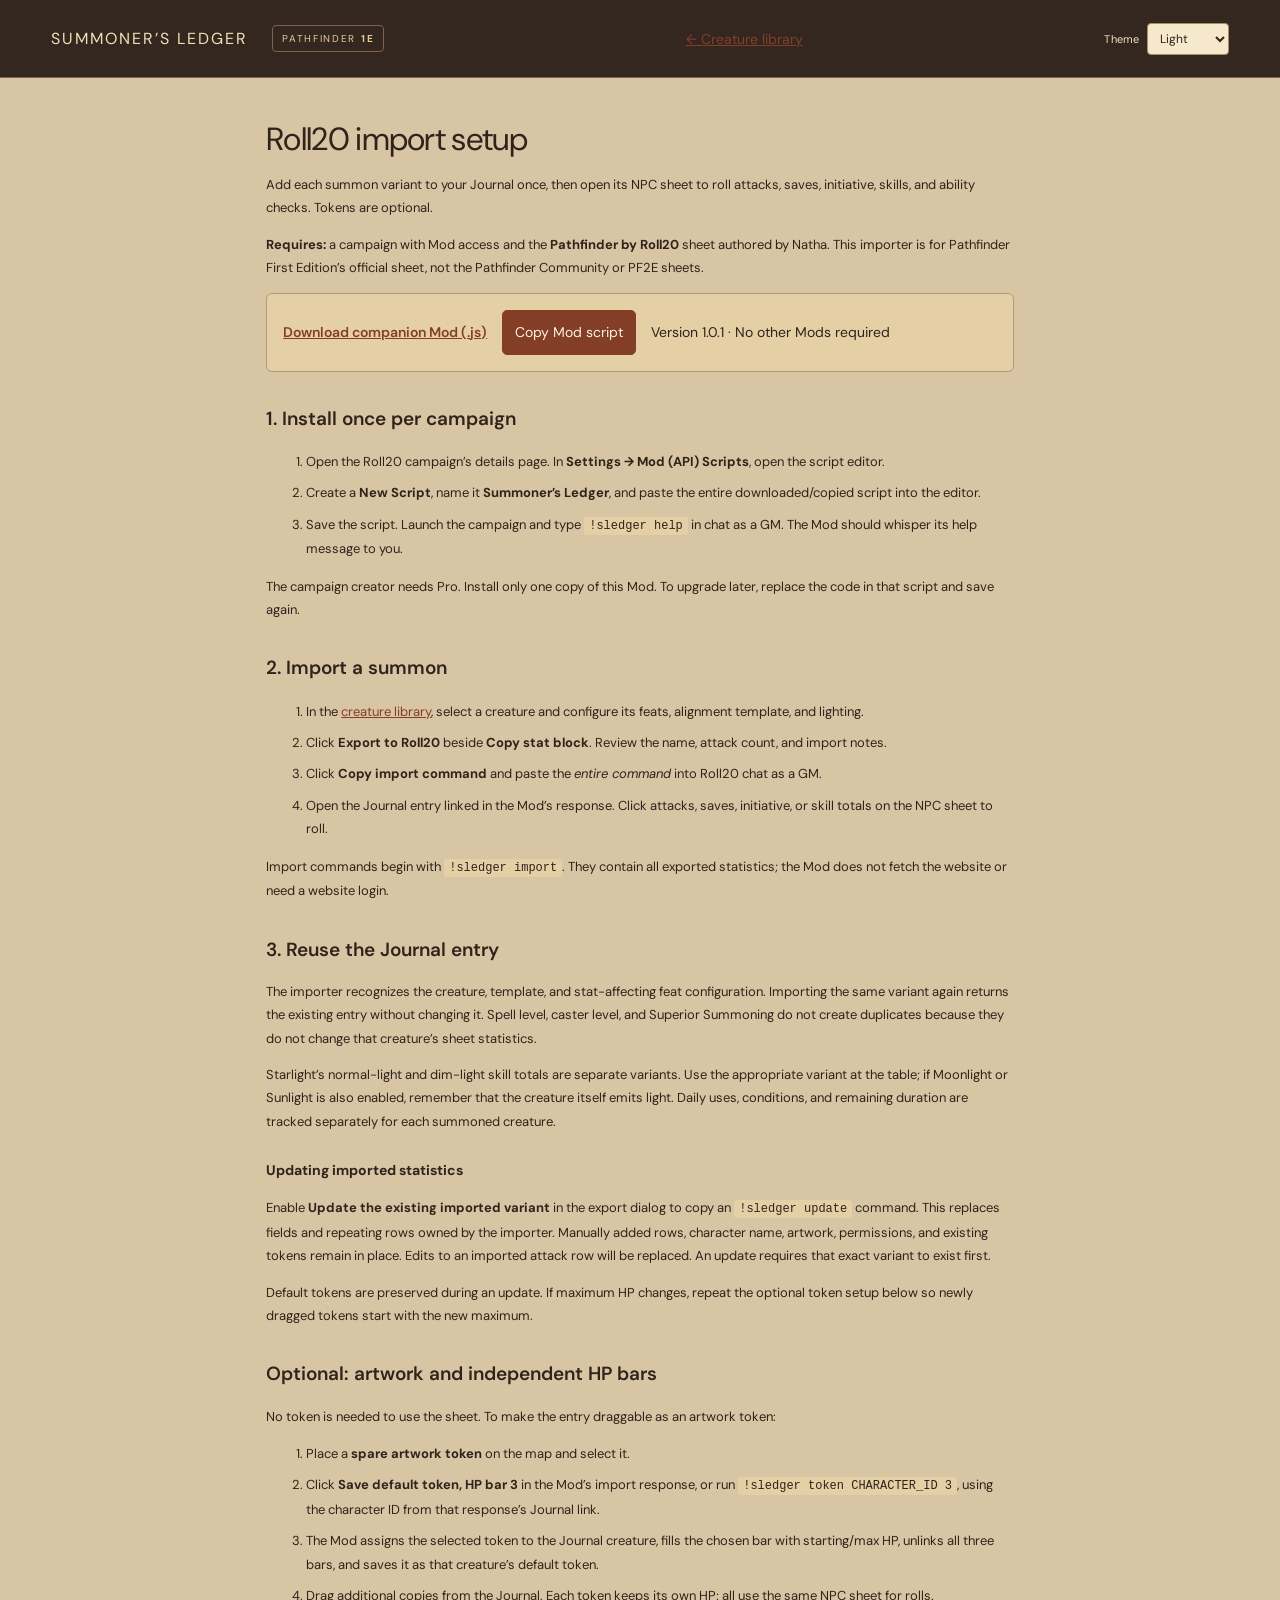
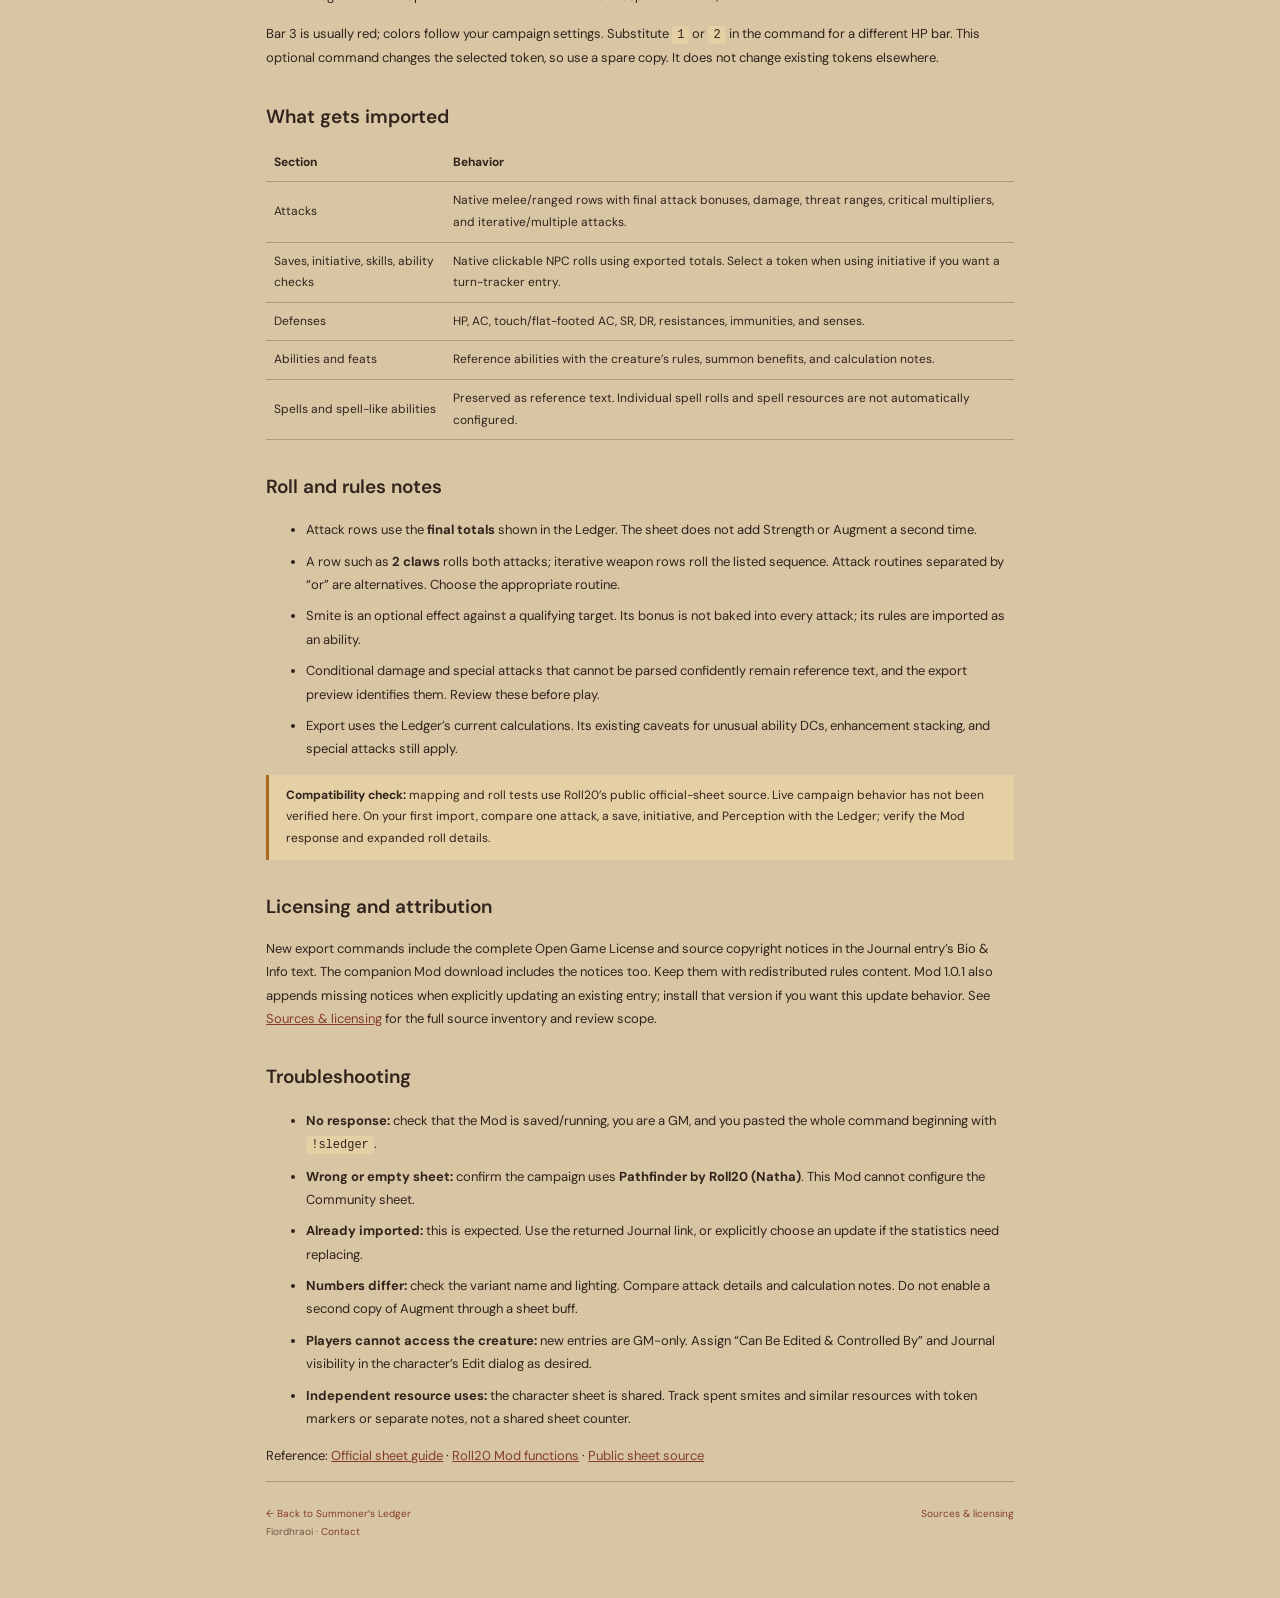
<file: roll20.html>
<!doctype html><html lang="en"><head><meta charset="utf-8"><meta name="viewport" content="width=device-width,initial-scale=1"><title>Roll20 import setup · Summoner’s Ledger</title><script src="theme.js"></script><link rel="stylesheet" href="style.css"><link rel="stylesheet" href="theme.css"></head><body><header><a class="brand" href="index.html">SUMMONER’S <b>LEDGER</b></a><span class="edition">PATHFINDER <b>1E</b></span><a style="margin-left:auto" href="index.html">← Creature library</a></header><main class="guide"><h1>Roll20 import setup</h1><p>Add each summon variant to your Journal once, then open its NPC sheet to roll attacks, saves, initiative, skills, and ability checks. Tokens are optional.</p><p><b>Requires:</b> a campaign with Mod access and the <b>Pathfinder by Roll20</b> sheet authored by Natha. This importer is for Pathfinder First Edition’s official sheet, not the Pathfinder Community or PF2E sheets.</p><div class="download"><a href="summoners-ledger-roll20.js" download>Download companion Mod (.js)</a><button id="copy-script">Copy Mod script</button><span>Version 1.0.1 · No other Mods required</span></div><p id="script-status" role="status" aria-live="polite"></p><textarea id="script-fallback" readonly hidden aria-label="Companion Mod script"></textarea><h2>1. Install once per campaign</h2><ol><li>Open the Roll20 campaign’s details page. In <b>Settings → Mod (API) Scripts</b>, open the script editor.</li><li>Create a <b>New Script</b>, name it <b>Summoner’s Ledger</b>, and paste the entire downloaded/copied script into the editor.</li><li>Save the script. Launch the campaign and type <code>!sledger help</code> in chat as a GM. The Mod should whisper its help message to you.</li></ol><p>The campaign creator needs Pro. Install only one copy of this Mod. To upgrade later, replace the code in that script and save again.</p><h2>2. Import a summon</h2><ol><li>In the <a href="index.html">creature library</a>, select a creature and configure its feats, alignment template, and lighting.</li><li>Click <b>Export to Roll20</b> beside <b>Copy stat block</b>. Review the name, attack count, and import notes.</li><li>Click <b>Copy import command</b> and paste the <em>entire command</em> into Roll20 chat as a GM.</li><li>Open the Journal entry linked in the Mod’s response. Click attacks, saves, initiative, or skill totals on the NPC sheet to roll.</li></ol><p>Import commands begin with <code>!sledger import</code>. They contain all exported statistics; the Mod does not fetch the website or need a website login.</p><h2>3. Reuse the Journal entry</h2><p>The importer recognizes the creature, template, and stat-affecting feat configuration. Importing the same variant again returns the existing entry without changing it. Spell level, caster level, and Superior Summoning do not create duplicates because they do not change that creature’s sheet statistics.</p><p>Starlight’s normal-light and dim-light skill totals are separate variants. Use the appropriate variant at the table; if Moonlight or Sunlight is also enabled, remember that the creature itself emits light. Daily uses, conditions, and remaining duration are tracked separately for each summoned creature.</p><h3>Updating imported statistics</h3><p>Enable <b>Update the existing imported variant</b> in the export dialog to copy an <code>!sledger update</code> command. This replaces fields and repeating rows owned by the importer. Manually added rows, character name, artwork, permissions, and existing tokens remain in place. Edits to an imported attack row will be replaced. An update requires that exact variant to exist first.</p><p>Default tokens are preserved during an update. If maximum HP changes, repeat the optional token setup below so newly dragged tokens start with the new maximum.</p><h2>Optional: artwork and independent HP bars</h2><p>No token is needed to use the sheet. To make the entry draggable as an artwork token:</p><ol><li>Place a <b>spare artwork token</b> on the map and select it.</li><li>Click <b>Save default token, HP bar 3</b> in the Mod’s import response, or run <code>!sledger token CHARACTER_ID 3</code>, using the character ID from that response’s Journal link.</li><li>The Mod assigns the selected token to the Journal creature, fills the chosen bar with starting/max HP, unlinks all three bars, and saves it as that creature’s default token.</li><li>Drag additional copies from the Journal. Each token keeps its own HP; all use the same NPC sheet for rolls.</li></ol><p>Bar 3 is usually red; colors follow your campaign settings. Substitute <code>1</code> or <code>2</code> in the command for a different HP bar. This optional command changes the selected token, so use a spare copy. It does not change existing tokens elsewhere.</p><h2>What gets imported</h2><table><thead><tr><th>Section</th><th>Behavior</th></tr></thead><tbody><tr><td>Attacks</td><td>Native melee/ranged rows with final attack bonuses, damage, threat ranges, critical multipliers, and iterative/multiple attacks.</td></tr><tr><td>Saves, initiative, skills, ability checks</td><td>Native clickable NPC rolls using exported totals. Select a token when using initiative if you want a turn-tracker entry.</td></tr><tr><td>Defenses</td><td>HP, AC, touch/flat-footed AC, SR, DR, resistances, immunities, and senses.</td></tr><tr><td>Abilities and feats</td><td>Reference abilities with the creature’s rules, summon benefits, and calculation notes.</td></tr><tr><td>Spells and spell-like abilities</td><td>Preserved as reference text. Individual spell rolls and spell resources are not automatically configured.</td></tr></tbody></table><h2>Roll and rules notes</h2><ul><li>Attack rows use the <b>final totals</b> shown in the Ledger. The sheet does not add Strength or Augment a second time.</li><li>A row such as <b>2 claws</b> rolls both attacks; iterative weapon rows roll the listed sequence. Attack routines separated by “or” are alternatives. Choose the appropriate routine.</li><li>Smite is an optional effect against a qualifying target. Its bonus is not baked into every attack; its rules are imported as an ability.</li><li>Conditional damage and special attacks that cannot be parsed confidently remain reference text, and the export preview identifies them. Review these before play.</li><li>Export uses the Ledger’s current calculations. Its existing caveats for unusual ability DCs, enhancement stacking, and special attacks still apply.</li></ul><div class="notice"><b>Compatibility check:</b> mapping and roll tests use Roll20’s public official-sheet source. Live campaign behavior has not been verified here. On your first import, compare one attack, a save, initiative, and Perception with the Ledger; verify the Mod response and expanded roll details.</div><h2>Licensing and attribution</h2><p>New export commands include the complete Open Game License and source copyright notices in the Journal entry’s Bio &amp; Info text. The companion Mod download includes the notices too. Keep them with redistributed rules content. Mod 1.0.1 also appends missing notices when explicitly updating an existing entry; install that version if you want this update behavior. See <a href="license.html">Sources &amp; licensing</a> for the full source inventory and review scope.</p><h2>Troubleshooting</h2><ul><li><b>No response:</b> check that the Mod is saved/running, you are a GM, and you pasted the whole command beginning with <code>!sledger</code>.</li><li><b>Wrong or empty sheet:</b> confirm the campaign uses <b>Pathfinder by Roll20 (Natha)</b>. This Mod cannot configure the Community sheet.</li><li><b>Already imported:</b> this is expected. Use the returned Journal link, or explicitly choose an update if the statistics need replacing.</li><li><b>Numbers differ:</b> check the variant name and lighting. Compare attack details and calculation notes. Do not enable a second copy of Augment through a sheet buff.</li><li><b>Players cannot access the creature:</b> new entries are GM-only. Assign “Can Be Edited &amp; Controlled By” and Journal visibility in the character’s Edit dialog as desired.</li><li><b>Independent resource uses:</b> the character sheet is shared. Track spent smites and similar resources with token markers or separate notes, not a shared sheet counter.</li></ul><p>Reference: <a href="https://help.roll20.net/hc/en-us/articles/360037773733-Pathfinder-by-Roll20" target="_blank" rel="noopener">Official sheet guide</a> · <a href="https://help.roll20.net/hc/en-us/articles/360037772833-Mod-Scripts-Function-Documentation" target="_blank" rel="noopener">Roll20 Mod functions</a> · <a href="https://github.com/Roll20/roll20-character-sheets/tree/master/Pathfinder%20by%20Roll20" target="_blank" rel="noopener">Public sheet source</a></p><footer><span><a href="index.html">← Back to Summoner’s Ledger</a><br>Fiordhraoi · <a href="mailto:ogladmin@hiddenflame.net">Contact</a></span><a href="license.html">Sources &amp; licensing</a></footer></main><script src="roll20-guide.js"></script></body></html>
</file>
<file: style.css>
/* SPDX-License-Identifier: GPL-3.0-only
 * Copyright (C) 2026 Fiordhraoi
 * Application code only. Embedded/designated Open Game Content and legal texts
 * retain their separate licenses; see LICENSING.md and license.html.
 */
@import url('https://fonts.googleapis.com/css2?family=DM+Sans:wght@400;500;600;700&family=Libre+Caslon+Display&display=swap');
:root{--paper:#f7f5ef;--ink:#243c36;--muted:#75817a;--line:#dcded5;--green:#315c4c;--gold:#b18a47}*{box-sizing:border-box}body{margin:0;background:var(--paper);color:var(--ink);font:14px 'DM Sans',system-ui,sans-serif}button,input,select{font:inherit}button,select{cursor:pointer}button{border:1px solid var(--line);background:transparent;color:var(--ink);border-radius:5px;padding:9px 12px}button:hover{background:#e8ede5}a{color:var(--green)}header{height:78px;border-bottom:1px solid var(--line);display:flex;align-items:center;padding:0 4%;gap:24px}.brand{font-size:16px;letter-spacing:2px;color:var(--ink);text-decoration:none}.brand b{font-weight:400;color:var(--muted)}.sigil{font-size:33px;vertical-align:middle;margin-right:14px;color:var(--gold)}.edition{font-size:10px;letter-spacing:1.7px;border:1px solid var(--line);padding:6px 9px;border-radius:4px}header>button{margin-left:auto;font-size:12px}main{max-width:1560px;margin:auto;padding:0 4%}.intro{display:flex;justify-content:space-between;align-items:center;padding:40px 0 32px}.eyebrow,.sectionlabel{font-size:10px;font-weight:700;letter-spacing:1.8px;color:var(--muted)}h1{font:52px 'Libre Caslon Display',Georgia,serif;margin:10px 0 8px;letter-spacing:-1px}h1 em{font-weight:400;color:var(--green)}.intro p{color:var(--muted);margin:0}.seal{border:1px solid #c5b895;outline:1px solid #dfd7c3;outline-offset:5px;border-radius:50%;width:96px;height:96px;text-align:center;display:grid;align-content:center;color:var(--gold);font-size:27px;transform:rotate(8deg);margin-right:15px}.seal small{font-size:7px;letter-spacing:1.7px;line-height:1.5}.spellbar{background:#edf0e8;border:1px solid #d9dfd2;border-radius:7px;display:flex;align-items:center;padding:17px 22px;gap:22px;margin-bottom:26px}.spellbar label{font-size:9px;font-weight:700;letter-spacing:1.3px;display:grid;gap:7px;flex:1}.spellbar label:first-child{flex:1.6}select,input[type=number]{background:#fffefa;border:1px solid #d5dbd0;color:var(--ink);padding:10px;border-radius:4px;min-width:0;width:100%}.spellbar select,.spellbar input{font-size:13px;font-weight:500;letter-spacing:0}.duration{border-left:1px solid #cfd7ca;padding-left:25px;display:flex;align-items:center;gap:12px}.duration span{font:40px Georgia}.duration small{color:var(--muted);font-size:9px;line-height:1.7;white-space:nowrap}.workspace{display:grid;grid-template-columns:260px minmax(360px,1fr) 275px;gap:22px;align-items:start}.library,.config{background:#fdfcf8;border:1px solid var(--line);border-radius:7px;padding:17px}.paneltitle{display:flex;align-items:center;justify-content:space-between;margin-bottom:17px}h2{font-size:14px;margin:0;font-weight:600}.paneltitle>span{font-size:10px;background:#edf0e9;padding:4px 7px;border-radius:20px}.paneltitle button{padding:0;border:0;color:var(--muted);font-size:11px}.search{display:flex;border:1px solid var(--line);border-radius:4px;align-items:center;padding:8px;gap:8px}.search span{font-size:20px}.search input{width:100%;border:0;background:none;outline:none;font-size:12px}.inline{display:flex;align-items:center;gap:5px;font-size:10px;margin:12px 0;color:var(--muted)}input[type=checkbox]{accent-color:var(--green)}.tiernav{display:flex;gap:3px;flex-wrap:wrap;margin-bottom:12px}.tiernav button{padding:4px 6px;font-size:10px;border:0}.tiernav button.active{background:var(--green);color:white}#creatures{max-height:650px;overflow:auto;margin:0 -17px}.creature{display:block;text-align:left;border:0;border-radius:0;width:100%;padding:13px 17px;border-left:3px solid transparent}.creature.active{background:#eaf0e6;border-left-color:var(--green)}.creature b{display:block;font-size:12px;font-weight:600}.creature span{display:block;color:var(--muted);font-size:10px;margin-top:5px}.libraryfoot{font-size:9px;color:var(--muted);line-height:1.8;border-top:1px solid var(--line);padding-top:12px;margin-top:15px}.statcard{background:#fffefa;border:1px solid #d7dbd0;border-radius:7px;overflow:hidden;box-shadow:0 4px 16px #263b2c07}.sheethead{padding:25px 25px 20px;border-bottom:1px solid var(--line);background:linear-gradient(120deg,#f4f5ed,#fffefa)}.sheetmeta{display:flex;align-items:center;gap:7px;color:var(--muted);font-size:9px;letter-spacing:1.2px}.dot{height:6px;width:6px;background:#72916c;border-radius:50%}.sheethead h2{font:36px 'Libre Caslon Display',Georgia,serif;margin:13px 0 7px}.tag{background:#edf1e6;color:#526b46;font-size:9px;border:1px solid #dce4d3;padding:4px 7px;border-radius:4px;letter-spacing:.3px;display:inline-block;margin:5px 4px 0 0}.quickstats{display:grid;grid-template-columns:repeat(4,1fr);padding:18px 25px;gap:8px;border-bottom:1px solid var(--line)}.quickstats small{display:block;font-size:9px;letter-spacing:1px;color:var(--muted);margin-bottom:7px}.quickstats b{font-size:24px;font-weight:500}.quickstats em{font-size:10px;color:#597e49;font-style:normal}.blockbody{padding:7px 25px 22px;line-height:1.65;font-size:12px}.blockbody p{margin:7px 0}.blockbody h3{font-size:10px;letter-spacing:1.8px;color:var(--green);border-bottom:1px solid var(--line);padding:14px 0 7px;margin:3px 0 11px}.changed{background:#ecf2e2;padding:1px 3px;border-radius:2px}.abilities{display:grid;grid-template-columns:repeat(6,1fr);gap:5px;margin:12px 0}.abilities div{background:#f2f3ed;text-align:center;border-radius:4px;padding:9px 2px}.abilities small{display:block;font-size:8px;color:var(--muted);letter-spacing:1px}.abilities b{font-size:17px;font-weight:500}.sourcebar{display:flex;gap:12px;align-items:center;justify-content:space-between;border-top:1px solid var(--line);padding:12px 25px;font-size:10px;color:var(--muted)}.sourcebar button{padding:5px 8px;font-size:10px}details{margin:12px 0;font-size:11px}summary{cursor:pointer;color:var(--green)}.config .sectionlabel{margin:21px 0 10px;font-size:9px}.config .sectionlabel:first-child{margin-top:0}.config select{font-size:11px}.hint{font-size:10px;color:var(--muted);line-height:1.6}.feat{display:flex;gap:8px;padding:10px 0;border-bottom:1px solid #e9eae2;align-items:flex-start}.feat input{margin:3px 0 0}.feat b{font-size:12px;font-weight:500}.feat small{display:block;color:var(--muted);font-size:9px;line-height:1.6;margin-top:3px}.feat a{color:inherit;text-decoration:none}.lighting{display:block;font-size:10px;margin-top:14px;color:var(--muted)}.lighting select{margin-top:6px}.quantity{display:flex;justify-content:space-between;align-items:center}.quantity span{font-size:25px}.quantity button{font-size:10px;padding:6px 8px}.audit{border-top:1px solid var(--line);margin-top:20px}.audit p{font-size:10px;line-height:1.7;margin:9px 0;color:#5b7255}.reference{border-top:1px solid var(--line);margin-top:35px;padding:28px 0;display:grid;grid-template-columns:1fr 1.2fr 1fr;gap:40px;color:var(--muted);font-size:11px;line-height:1.8}.reference h2{font:26px Georgia;color:var(--ink);margin:12px 0}.reference h3{font-size:12px;color:var(--ink);margin-top:0}.reference details{font-size:10px;margin:5px 0}.reference a{display:inline-block}footer{display:flex;justify-content:space-between;border-top:1px solid var(--line);padding:23px 0;font-size:10px;color:var(--muted);gap:15px;line-height:1.8}footer small{display:block;font-size:9px}footer a{text-decoration:none} .empty{padding:20px;font-size:12px;color:var(--muted)}@media(min-width:1450px){.workspace{grid-template-columns:285px minmax(400px,1fr) 290px}}@media(max-width:1100px){.workspace{grid-template-columns:225px minmax(300px,1fr)}.config{grid-column:1/-1;display:block}#feats{display:grid;grid-template-columns:1fr 1fr;gap:0 20px}.spellbar{gap:12px}.duration{display:none}}@media(max-width:700px){header{padding:0 5%;height:65px}.brand{font-size:11px;letter-spacing:1px}.brand b,.edition,.seal{display:none}header>button{font-size:10px;padding:7px}main{padding:0 5%}.intro{padding:27px 0}h1{font-size:39px}.intro p{font-size:12px}.spellbar{display:grid;grid-template-columns:1fr 1fr;padding:14px}.workspace{display:flex;flex-direction:column}.library,.statcard,.config{width:100%}#creatures{max-height:210px}.reference{grid-template-columns:1fr;gap:15px}footer{flex-direction:column}.sheethead{padding:20px}.blockbody{padding:7px 20px 20px}#feats{display:block}}@media print{header,.intro,.spellbar,.library,.config,.reference,footer,.sourcebar button{display:none}main{padding:0}.workspace{display:block}.statcard{border:0;box-shadow:none}.blockbody{font-size:10px}.sheethead{padding:10px}.quickstats{padding:10px}details{display:none}body{background:white}}
.intro{padding:26px 0 25px}.intro h1{font-size:36px;margin:0 0 8px;font-family:'DM Sans',system-ui,sans-serif;letter-spacing:-1px;font-weight:500}.intro p{font-size:12px}.sheetactions{display:flex;gap:7px;flex-wrap:wrap}.sheetactions #export-roll20{background:var(--green);color:white;border-color:var(--green)}dialog{border:1px solid var(--line);border-radius:9px;background:var(--paper);color:var(--ink);padding:0;max-width:640px;width:calc(100% - 30px);max-height:90vh;box-shadow:0 20px 80px #0003}dialog::backdrop{background:#17251dcc}.dialoghead{padding:17px 22px;border-bottom:1px solid var(--line);display:flex;justify-content:space-between;align-items:center}.dialoghead h2{font-size:18px}.dialoghead button{font-size:22px;padding:0 7px;border:0}.dialogbody{padding:0 22px 20px}.dialogbody #roll20-name{font-weight:600;font-size:17px}.dialogbody .hint{font-size:12px}.dialogbody .inline{font-size:12px;color:var(--ink)}#roll20-summary{font-size:12px;padding:10px;background:#eaf0e6;border-radius:4px}#roll20-warnings{font-size:12px}#roll20-warnings li{margin:7px 0;line-height:1.6}.commandlabel{font-size:10px;letter-spacing:1px;display:block;margin:20px 0 7px}#roll20-command{width:100%;height:100px;resize:vertical;font:11px monospace;background:white;border:1px solid var(--line);border-radius:4px;padding:9px;word-break:break-all}.dialogactions{display:flex;align-items:center;gap:12px;margin-top:13px}.dialogactions button{background:var(--green);color:white}.dialogactions span{font-size:11px}.guide{max-width:850px;padding-top:30px;padding-bottom:40px;line-height:1.8}.guide h1{font:32px 'DM Sans',system-ui,sans-serif;letter-spacing:-.7px}.guide h2{font-size:19px;margin:30px 0 10px}.guide h3{font-size:14px;margin:25px 0 8px}.guide p,.guide li{font-size:13px}.guide li{margin-bottom:8px}.guide code{font-size:12px;background:#e9ede3;padding:2px 5px;border-radius:3px;word-break:break-word}.guide .download{display:flex;gap:15px;align-items:center;flex-wrap:wrap;background:#eaf0e6;border:1px solid var(--line);padding:16px;border-radius:6px}.guide .download a{font-weight:600}.guide .notice{border-left:3px solid var(--gold);padding:10px 17px;background:#f2eee2;font-size:12px}.guide textarea{width:100%;height:160px;font-size:11px}.guide table{border-collapse:collapse;width:100%;font-size:12px}.guide td,.guide th{text-align:left;padding:8px;border-bottom:1px solid var(--line)}.guide #script-status{font-size:12px}#copy-script{background:var(--green);color:white}@media(max-width:700px){.intro h1{font-size:29px}.sourcebar{align-items:flex-start;padding:12px 18px}.sheetactions{justify-content:flex-end}.dialogactions{flex-wrap:wrap}}@media print{dialog,.sheetactions{display:none!important}}
.leveldivider{margin:0;padding:9px 17px;background:#e9ede3;border-top:1px solid #d5dccd;border-bottom:1px solid #d5dccd;color:var(--green);font-size:10px;font-weight:700;letter-spacing:1.2px;line-height:1.5;position:sticky;top:0;z-index:1}.leveldivider:first-child{border-top:0}.library .inline+.inline{margin-top:-3px}
.printlicense{display:none}.license-nav{display:flex;gap:12px;flex-wrap:wrap;border:1px solid var(--line);padding:12px;border-radius:5px;font-size:12px}.licensing blockquote{margin:16px 0;padding:13px 18px;border-left:3px solid var(--green);background:#edf0e8;font-size:12px}.licensing .copyright-notices{font-size:11px;line-height:1.65}.licensing h2{scroll-margin-top:15px}.licensing table td:first-child{width:33%}@media print{.printlicense{display:block!important;break-before:page}.printlicense pre{white-space:pre-wrap;overflow-wrap:anywhere;font:9px/1.4 Georgia,serif}.printlicense h2{font-size:14px}.licensing header,.license-nav{display:none}}

/* Creature artwork and manual Roll20 downloads. */
.sheethead{display:flex;gap:16px;align-items:flex-start}.sheetheading{flex:1;min-width:0}.sheetportrait{flex:0 0 104px;text-align:center}.sheetcr{display:block;font-size:10px;letter-spacing:1px;color:var(--muted);margin-bottom:9px}.creaturetoken{display:block;width:104px;height:104px;object-fit:contain}.tokenlink{display:inline-block;border-radius:50%;line-height:0}.tokenlink:focus-visible,.downloadtoken:focus-visible{outline:3px solid var(--gold);outline-offset:4px}.tokenlink:hover{filter:brightness(1.08)}.exportcreature{display:flex;align-items:flex-start;justify-content:space-between;gap:18px;margin-bottom:12px}.exportcreature #roll20-name{flex:1;min-width:0;margin:8px 0;font-size:20px;overflow-wrap:anywhere}.exporttoken{flex:0 0 148px;text-align:center}.exporttoken[hidden]{display:none}.exporttoken img{display:block;margin:0 auto 9px;object-fit:contain}.downloadtoken{display:inline-block;border:1px solid var(--line);border-radius:5px;padding:8px 12px;text-decoration:none;font-size:12px;background:#edf0e8}.downloadtoken:hover{background:#e0e8d9}.exporttoken small{display:block;font-size:10px;color:var(--muted);line-height:1.5;margin-top:7px}@media(max-width:600px){.sheethead{gap:10px;padding:20px 17px}.sheetportrait{flex-basis:80px}.creaturetoken{width:80px;height:80px}.sheethead h2{font-size:30px}.sheetmeta{font-size:8px;letter-spacing:.6px;flex-wrap:wrap}.exporttoken{flex-basis:122px}.exportcreature #roll20-name{font-size:18px}}@media print{.tokenlink{pointer-events:none}.sheetportrait{break-inside:avoid}}
</file>
<file: theme.css>
/* SPDX-License-Identifier: GPL-3.0-only
 * Copyright (C) 2026 Fiordhraoi
 * Application code only. Embedded/designated Open Game Content and legal texts
 * retain their separate licenses; see LICENSING.md and license.html.
 */
/* Parchment/rust light and charcoal/brass dark. Print uses the base light stylesheet. */
@media screen{
html[data-theme="light"]{--paper:#d8c5a3;--ink:#30231c;--muted:#725947;--line:#b29a77;--green:#843e27;--gold:#a86a21}html[data-theme="light"] body{background:#d8c5a3}html[data-theme="light"] header{background:#34271f;color:#f3dfb7;border-color:#846444}html[data-theme="light"] .brand,html[data-theme="light"] .brand b{color:#f3dfb7}html[data-theme="light"] .edition{color:#e8c99a;border-color:#806346}html[data-theme="light"] header>button{color:#f3dfb7;border-color:#8c7156}html[data-theme="light"] .sigil{color:#d7a74e}html[data-theme="light"] .spellbar{background:#c6aa7f;border-color:#aa8657}html[data-theme="light"] .spellbar label,html[data-theme="light"] .duration small{color:#543a29}html[data-theme="light"] .duration{border-color:#a08058}html[data-theme="light"] select,html[data-theme="light"] input[type=number]{background:#f5e8cb;border-color:#ad8c63;color:#30231c}html[data-theme="light"] .library,html[data-theme="light"] .config{background:#e7d5b2;border-color:#ac8c60}html[data-theme="light"] .statcard{background:#f5e8cb;border-color:#a88a63;box-shadow:0 5px 18px #35231616}html[data-theme="light"] .sheethead{background:#e6cf9f;border-color:#b69a70}html[data-theme="light"] .creature.active{background:#d4b07b;border-left-color:#843e27}html[data-theme="light"] .creature:hover{background:#dbc296}html[data-theme="light"] .tiernav button.active{background:#843e27}html[data-theme="light"] .paneltitle>span,html[data-theme="light"] .tag{background:#d9bd87;color:#5d3b22;border-color:#b89a63}html[data-theme="light"] .abilities div{background:#e5d0a6}html[data-theme="light"] .changed{background:#e9cda1}html[data-theme="light"] .blockbody h3{color:#843e27}html[data-theme="light"] .leveldivider{background:#c4a171;color:#4b2f1e;border-color:#a78659}html[data-theme="light"] .quantity button,html[data-theme="light"] button:hover{background:#dec493}html[data-theme="light"] .search{background:#f2e2c0}html[data-theme="light"] .feat{border-color:#c9b18b}html[data-theme="light"] .audit p{color:#704422}html[data-theme="light"] .sourcebar{background:#ecdbb7}html[data-theme="light"] details summary{color:#843e27}html[data-theme="dark"]{--paper:#191d22;--ink:#e9e2d5;--muted:#a9a69c;--line:#414346;--green:#d5ad63;--gold:#d5ad63}html[data-theme="dark"] body{background:#191d22}html[data-theme="dark"] header{background:#11151a;border-color:#514939}html[data-theme="dark"] .brand{color:#eadfc9}html[data-theme="dark"] .brand b{color:#b3a590}html[data-theme="dark"] .edition{border-color:#65583e;color:#d5bd8c}html[data-theme="dark"] .spellbar{background:#292d32;border-color:#4a4841}html[data-theme="dark"] .duration{border-color:#555047}html[data-theme="dark"] select,html[data-theme="dark"] input[type=number]{background:#181c21;border-color:#555047;color:#eee5d2}html[data-theme="dark"] .library,html[data-theme="dark"] .config{background:#22272d;border-color:#464744}html[data-theme="dark"] .statcard{background:#292e34;border-color:#5c5343;box-shadow:0 5px 20px #0004}html[data-theme="dark"] .sheethead{background:#34332f;border-color:#5a5143}html[data-theme="dark"] .creature.active{background:#3e3b31;border-left-color:#d5ad63}html[data-theme="dark"] .creature:hover{background:#34383b}html[data-theme="dark"] .creature b{color:#e9e2d5}html[data-theme="dark"] .tiernav button.active{background:#d5ad63;color:#191d22}html[data-theme="dark"] .paneltitle>span,html[data-theme="dark"] .tag{background:#443e2e;color:#e5c88f;border-color:#76613a}html[data-theme="dark"] .abilities div{background:#393c3e}html[data-theme="dark"] .changed{background:#48452f;color:#f3e7c6}html[data-theme="dark"] .blockbody h3{color:#d5ad63}html[data-theme="dark"] .leveldivider{background:#3c392f;color:#e5c88f;border-color:#5c5140}html[data-theme="dark"] .search{background:#181c21}html[data-theme="dark"] .search input{color:#e9e2d5}html[data-theme="dark"] .feat{border-color:#424543}html[data-theme="dark"] .audit p{color:#d7c294}html[data-theme="dark"] button:hover{background:#3e413e}html[data-theme="dark"] .sourcebar{background:#22272c}html[data-theme="dark"] .sourcebar a{color:#d5ad63}html[data-theme="dark"] .sheetactions #export-roll20{color:#191d22}html[data-theme="dark"] .reference{color:#aaa99e}html[data-theme="light"]{color-scheme:light;--surface:#e7d5b2;--field:#f5e8cb;--soft:#e5d0a6;--accent-ink:#fff4dc;--focus:#843e27}html[data-theme="dark"]{color-scheme:dark;--surface:#22272d;--field:#181c21;--soft:#393c3e;--accent-ink:#191d22;--focus:#edc77f}
html[data-theme] dialog{background:var(--paper);color:var(--ink)}html[data-theme] #roll20-command,html[data-theme] .guide textarea{background:var(--field);color:var(--ink);border-color:var(--line)}html[data-theme] #roll20-summary,html[data-theme] .guide .download,html[data-theme] .guide code,html[data-theme] .guide .notice,html[data-theme] .licensing blockquote,html[data-theme] .downloadtoken{background:var(--soft);color:var(--ink)}html[data-theme] .dialogactions button,html[data-theme] #copy-script{background:var(--green);color:var(--accent-ink);border-color:var(--green)}html[data-theme] .downloadtoken:hover{background:var(--surface)}html[data-theme] .quickstats em{color:var(--green)}html[data-theme] .license-nav{background:var(--surface)}html[data-theme] .empty,html[data-theme] input::placeholder{color:var(--muted)}html[data-theme] button:focus-visible,html[data-theme] select:focus-visible,html[data-theme] a:focus-visible,html[data-theme] input:focus-visible{outline:2px solid var(--focus);outline-offset:3px}

}
header .themecontrol{margin-left:auto;display:flex;align-items:center;gap:7px;font-size:11px;white-space:nowrap;letter-spacing:.3px}header .themecontrol select{width:82px;padding:6px 8px;font-size:12px}header>.themecontrol+button{margin-left:0}header .themecontrol span{color:inherit}@media(max-width:600px){header{height:auto;min-height:78px;padding:13px 4%;gap:12px;flex-wrap:wrap}.themecontrol{flex-shrink:0}header>button{font-size:11px}header .brand{font-size:13px;letter-spacing:1.2px}.sigil{margin-right:7px}}@media print{.themecontrol{display:none!important}body{color:#243c36;background:#fff}}
</file>
